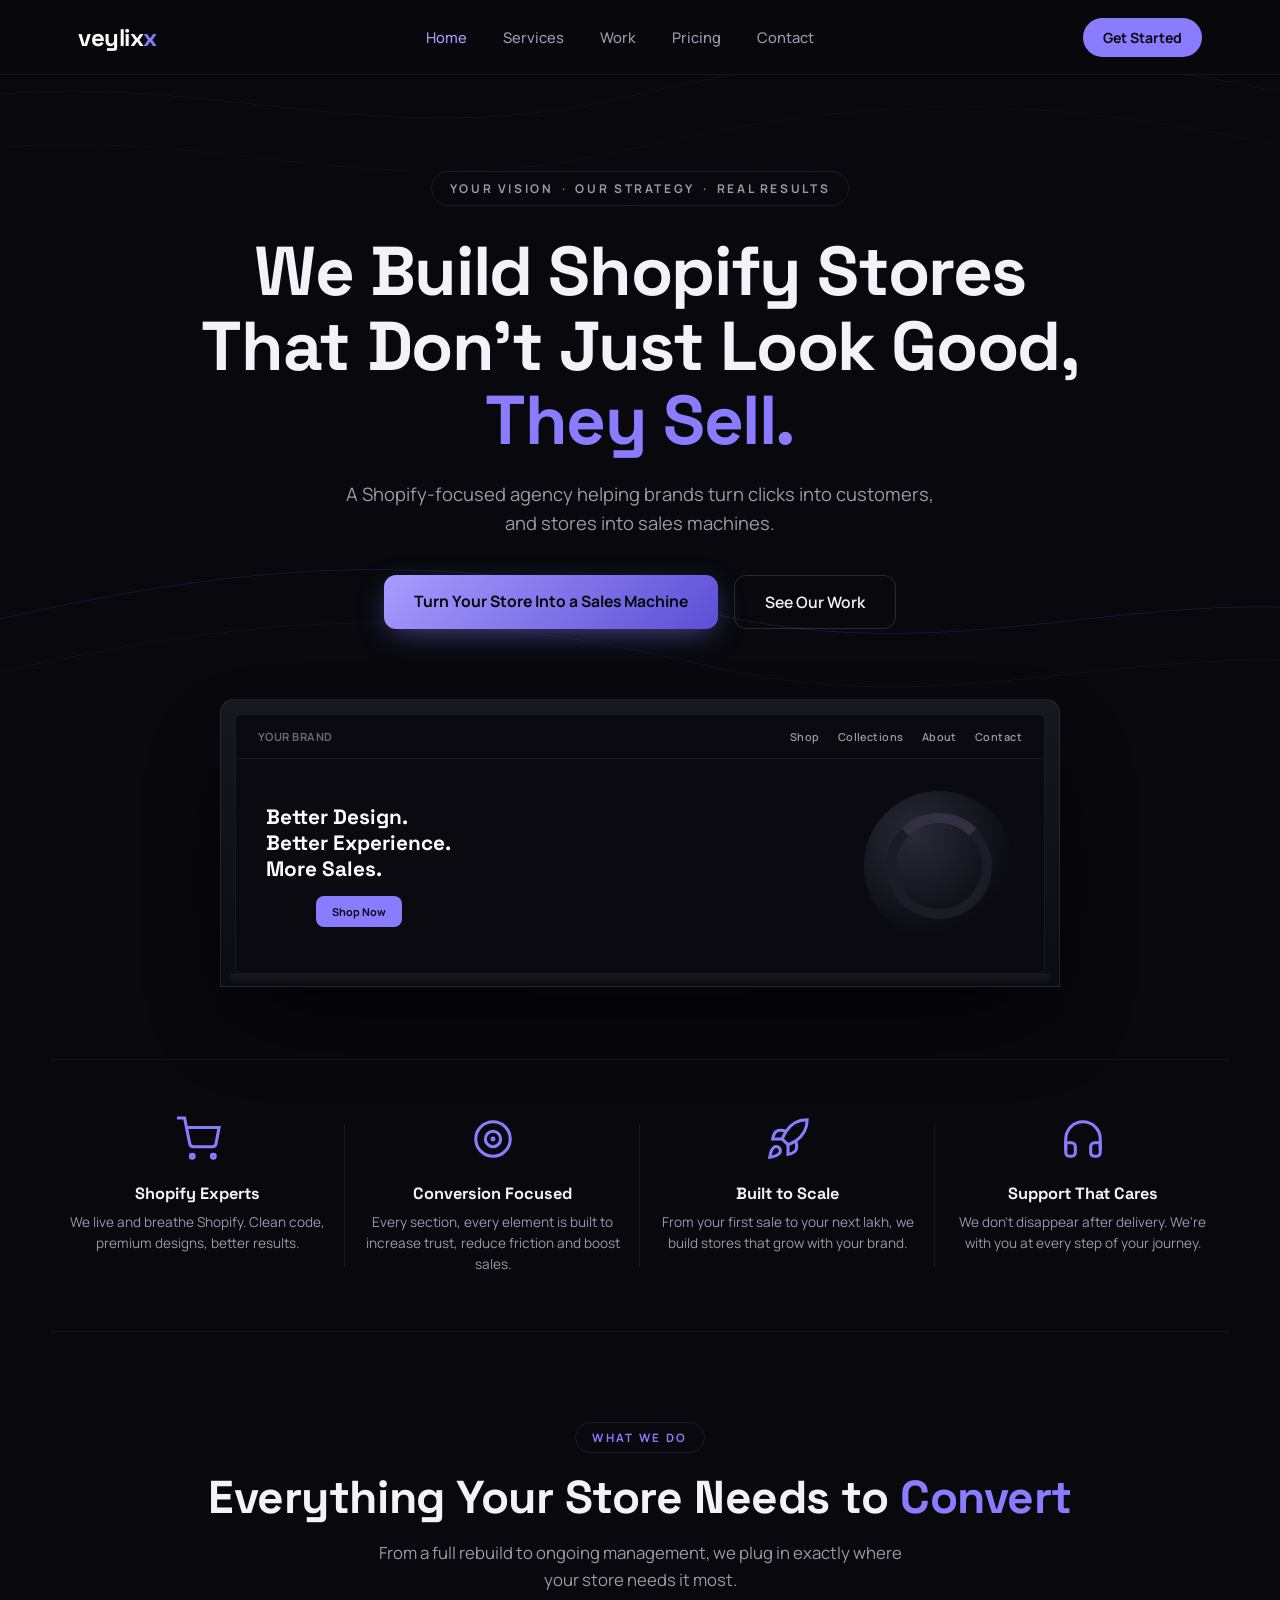
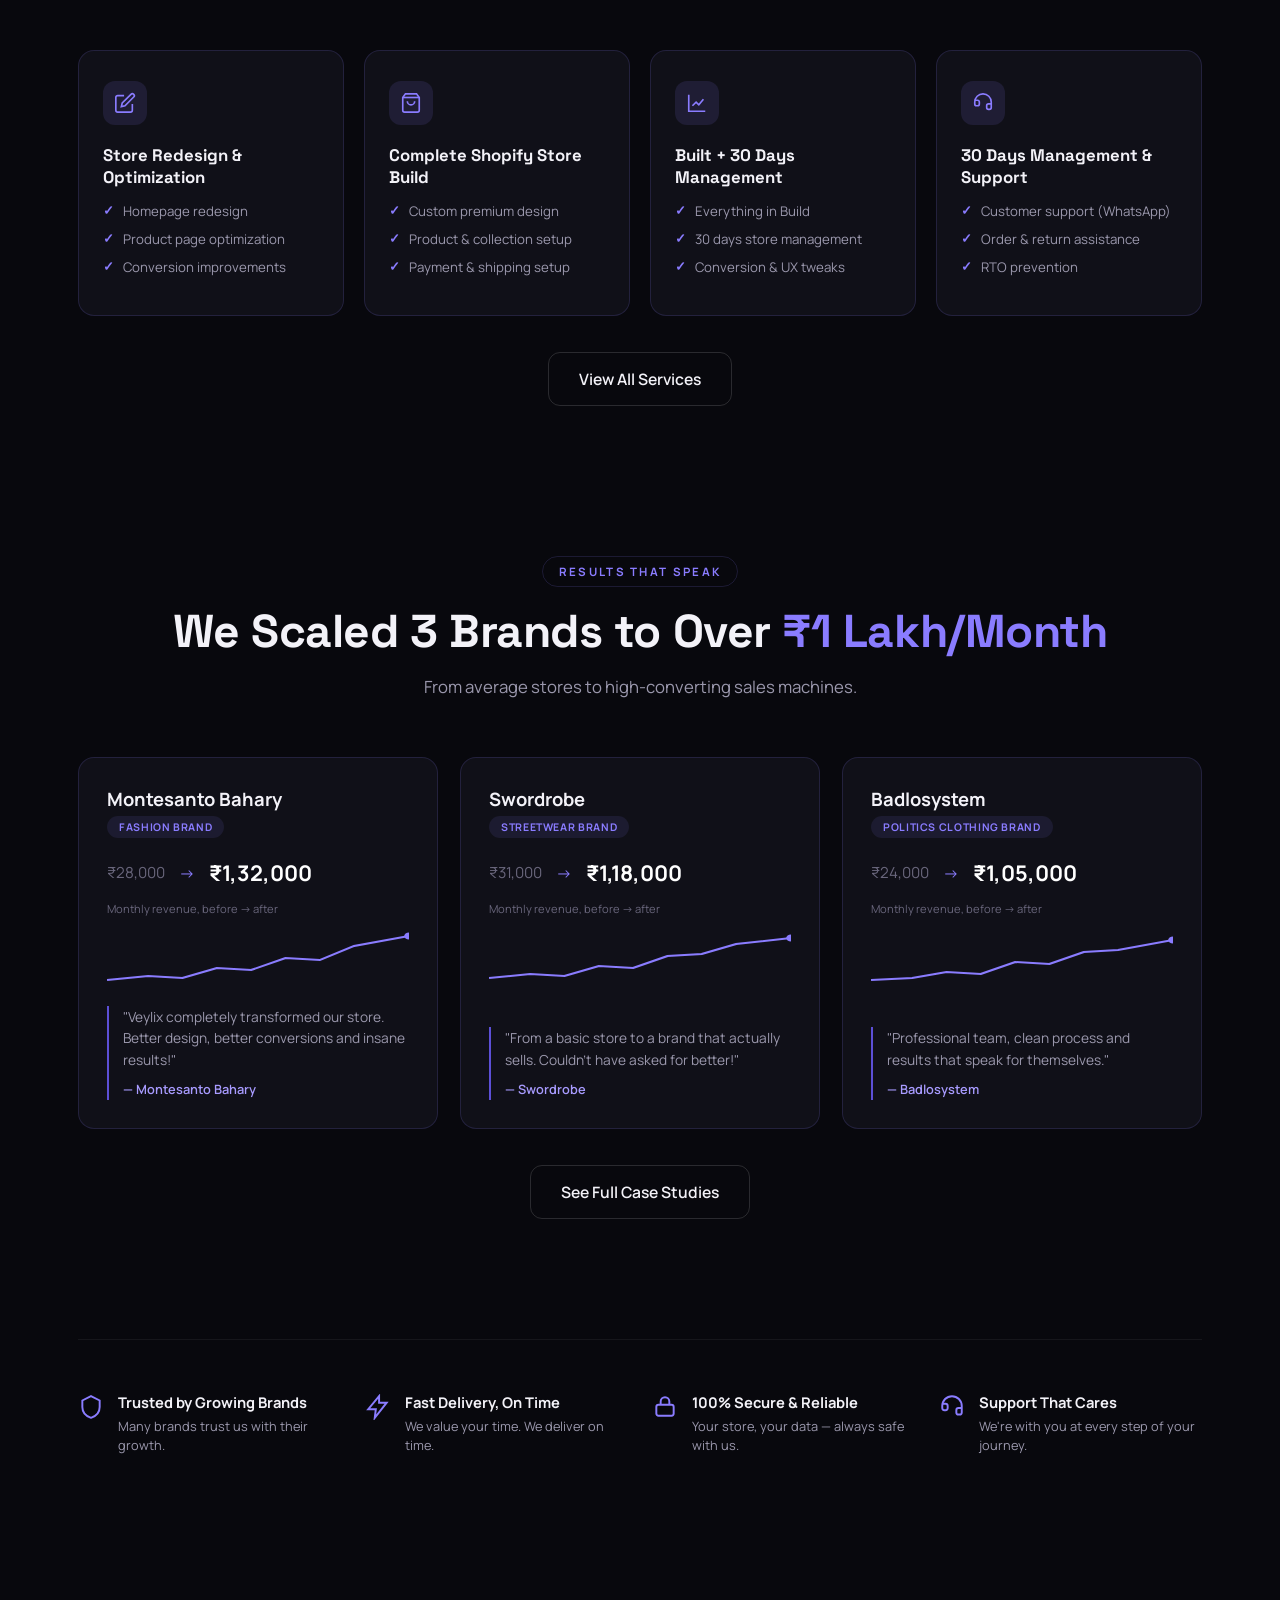
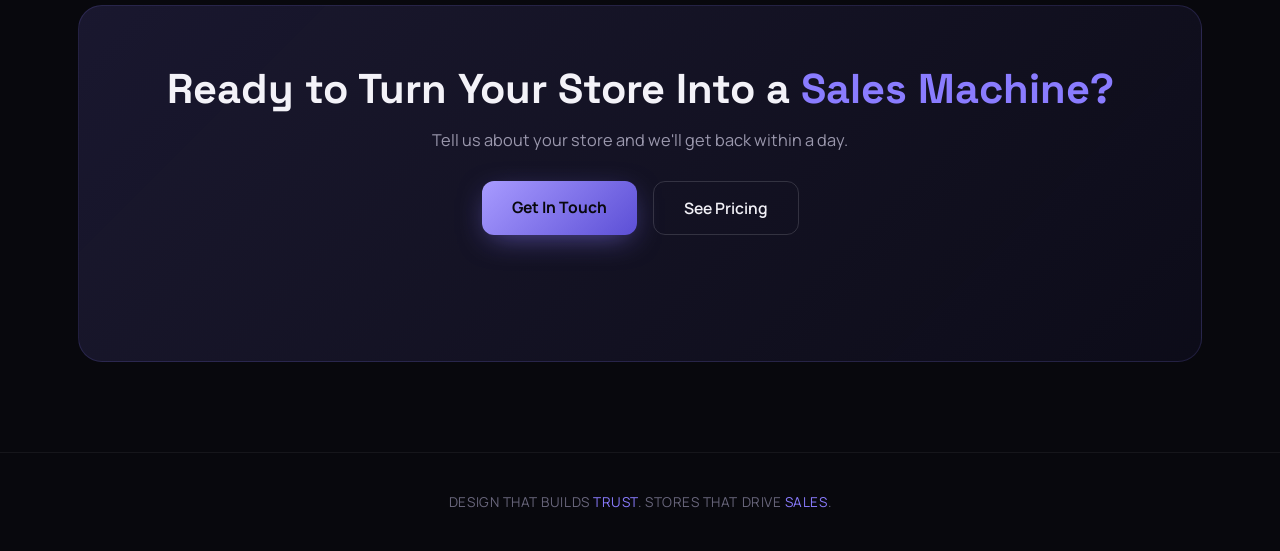
<file: index.html>
<!DOCTYPE html> 
<html lang="en">
<head>
<meta charset="UTF-8">
<meta name="viewport" content="width=device-width, initial-scale=1.0">
<title>Veylix — Shopify Stores That Sell</title>
<link rel="preconnect" href="https://fonts.googleapis.com">
<link href="https://fonts.googleapis.com/css2?family=Manrope:wght@400;500;600;700;800&family=Space+Grotesk:wght@500;600;700&display=swap" rel="stylesheet">
<link rel="stylesheet" href="style.css">
</head>
<body>

<svg class="bg-waves" viewBox="0 0 1440 900" preserveAspectRatio="xMidYMid slice">
  <g opacity="0.35" stroke="#8a7cff" fill="none" stroke-width="1">
    <path d="M-100,120 C 200,60 400,180 700,110 S 1200,40 1600,140" opacity="0.5"/>
    <path d="M-100,180 C 200,120 400,240 700,170 S 1200,100 1600,200" opacity="0.35"/>
    <path d="M-100,240 C 200,180 400,300 700,230 S 1200,160 1600,260" opacity="0.2"/>
  </g>
  <g opacity="0.3" stroke="#8a7cff" fill="none" stroke-width="1">
    <path d="M1600,700 C 1300,640 1100,760 800,690 S 300,620 -100,720"/>
    <path d="M1600,760 C 1300,700 1100,820 800,750 S 300,680 -100,780" opacity="0.6"/>
  </g>
</svg>

<header>
  <nav class="wrap">
    <a href="index.html" class="logo">veylix<span>x</span></a>
    <div class="nav-links">
      <a href="index.html" class="active">Home</a>
      <a href="services.html">Services</a>
      <a href="work.html">Work</a>
      <a href="pricing.html">Pricing</a>
      <a href="contact.html">Contact</a>
    </div>
    <a href="contact.html" class="nav-cta">Get Started</a>
    <button class="burger" aria-label="Menu">☰</button>
  </nav>
  <div class="mobile-menu">
    <a href="index.html" class="active">Home</a>
    <a href="services.html">Services</a>
    <a href="work.html">Work</a>
    <a href="pricing.html">Pricing</a>
    <a href="contact.html">Contact</a>
    <a href="contact.html" class="nav-cta">Get Started</a>
  </div>
</header>

<section class="hero wrap">
  <div class="eyebrow">Your Vision <b>·</b> Our Strategy <b>·</b> Real Results</div>
  <h1>We Build Shopify Stores That Don't Just Look Good, <span class="accent">They Sell.</span></h1>
  <p class="sub">A Shopify-focused agency helping brands turn clicks into customers, and stores into sales machines.</p>
  <div class="cta-row">
    <a href="contact.html" class="btn-primary">Turn Your Store Into a Sales Machine</a>
    <a href="work.html" class="btn-ghost">See Our Work</a>
  </div>

  <div class="mockup">
    <div class="mockup-laptop">
      <div class="mockup-screen">
        <div class="mockup-topbar">
          <span>YOUR BRAND</span>
          <div class="mockup-nav"><span>Shop</span><span>Collections</span><span>About</span><span>Contact</span></div>
        </div>
        <div class="mockup-hero">
          <div class="txt">
            <h4>Better Design.<br>Better Experience.<br>More Sales.</h4>
            <span class="mockup-shop-btn">Shop Now</span>
          </div>
          <div class="headphone-art"></div>
        </div>
      </div>
      <div class="mockup-base"></div>
    </div>
    <div class="mockup-stand"></div>
  </div>
</section>

<section class="features wrap">
  <div class="feature-item">
    <svg class="feature-icon" viewBox="0 0 24 24" fill="none" stroke="currentColor" stroke-width="1.6"><circle cx="9" cy="21" r="1"/><circle cx="20" cy="21" r="1"/><path d="M1 1h4l2.68 13.39a2 2 0 0 0 2 1.61h9.72a2 2 0 0 0 2-1.61L23 6H6"/></svg>
    <h4>Shopify Experts</h4>
    <p>We live and breathe Shopify. Clean code, premium designs, better results.</p>
  </div>
  <div class="feature-item">
    <svg class="feature-icon" viewBox="0 0 24 24" fill="none" stroke="currentColor" stroke-width="1.6"><circle cx="12" cy="12" r="9"/><circle cx="12" cy="12" r="4"/><circle cx="12" cy="12" r="0.5" fill="currentColor"/></svg>
    <h4>Conversion Focused</h4>
    <p>Every section, every element is built to increase trust, reduce friction and boost sales.</p>
  </div>
  <div class="feature-item">
    <svg class="feature-icon" viewBox="0 0 24 24" fill="none" stroke="currentColor" stroke-width="1.6"><path d="M4.5 16.5c-1.5 1.26-2 5-2 5s3.74-.5 5-2c.71-.84.7-2.13-.09-2.91a2.18 2.18 0 0 0-2.91-.09z"/><path d="M12 15l-3-3a22 22 0 0 1 2-3.95A12.88 12.88 0 0 1 22 2c0 2.72-.78 7.5-6 11a22.35 22.35 0 0 1-4 2z"/><path d="M9 12H4s.55-3.03 2-4c1.62-1.08 5 0 5 0"/><path d="M12 15v5s3.03-.55 4-2c1.08-1.62 0-5 0-5"/></svg>
    <h4>Built to Scale</h4>
    <p>From your first sale to your next lakh, we build stores that grow with your brand.</p>
  </div>
  <div class="feature-item">
    <svg class="feature-icon" viewBox="0 0 24 24" fill="none" stroke="currentColor" stroke-width="1.6"><path d="M3 18v-6a9 9 0 0 1 18 0v6"/><path d="M21 19a2 2 0 0 1-2 2h-1a2 2 0 0 1-2-2v-3a2 2 0 0 1 2-2h3zM3 19a2 2 0 0 0 2 2h1a2 2 0 0 0 2-2v-3a2 2 0 0 0-2-2H3z"/></svg>
    <h4>Support That Cares</h4>
    <p>We don't disappear after delivery. We're with you at every step of your journey.</p>
  </div>
</section>

<section class="section">
  <div class="wrap">
    <div class="section-head">
      <div class="section-tag">What We Do</div>
      <h2>Everything Your Store Needs to <span class="accent">Convert</span></h2>
      <p>From a full rebuild to ongoing management, we plug in exactly where your store needs it most.</p>
    </div>
    <div class="services-grid">
      <div class="service-card">
        <div class="service-icon"><svg width="22" height="22" viewBox="0 0 24 24" fill="none" stroke="currentColor" stroke-width="1.8"><path d="M11 4H4a2 2 0 0 0-2 2v14a2 2 0 0 0 2 2h14a2 2 0 0 0 2-2v-7"/><path d="M18.5 2.5a2.12 2.12 0 0 1 3 3L12 15l-4 1 1-4z"/></svg></div>
        <h4>Store Redesign &amp; Optimization</h4>
        <ul><li>Homepage redesign</li><li>Product page optimization</li><li>Conversion improvements</li></ul>
      </div>
      <div class="service-card">
        <div class="service-icon"><svg width="22" height="22" viewBox="0 0 24 24" fill="none" stroke="currentColor" stroke-width="1.8"><path d="M6 2 3 6v14a2 2 0 0 0 2 2h14a2 2 0 0 0 2-2V6l-3-4z"/><path d="M3 6h18"/><path d="M16 10a4 4 0 0 1-8 0"/></svg></div>
        <h4>Complete Shopify Store Build</h4>
        <ul><li>Custom premium design</li><li>Product &amp; collection setup</li><li>Payment &amp; shipping setup</li></ul>
      </div>
      <div class="service-card">
        <div class="service-icon"><svg width="22" height="22" viewBox="0 0 24 24" fill="none" stroke="currentColor" stroke-width="1.8"><path d="M3 3v18h18"/><path d="M7 15l4-4 3 3 5-6"/></svg></div>
        <h4>Built + 30 Days Management</h4>
        <ul><li>Everything in Build</li><li>30 days store management</li><li>Conversion &amp; UX tweaks</li></ul>
      </div>
      <div class="service-card">
        <div class="service-icon"><svg width="22" height="22" viewBox="0 0 24 24" fill="none" stroke="currentColor" stroke-width="1.8"><path d="M3 11a9 9 0 0 1 18 0v6a2 2 0 0 1-2 2h-1a2 2 0 0 1-2-2v-2a2 2 0 0 1 2-2h3"/><path d="M3 11v2a2 2 0 0 0 2 2h1a2 2 0 0 0 2-2v-2a2 2 0 0 0-2-2H3"/></svg></div>
        <h4>30 Days Management &amp; Support</h4>
        <ul><li>Customer support (WhatsApp)</li><li>Order &amp; return assistance</li><li>RTO prevention</li></ul>
      </div>
    </div>
    <div style="text-align:center; margin-top:36px;">
      <a href="services.html" class="btn-ghost">View All Services</a>
    </div>
  </div>
</section>

<section class="section tight">
  <div class="wrap">
    <div class="section-head">
      <div class="section-tag">Results That Speak</div>
      <h2>We Scaled 3 Brands to Over <span class="accent">₹1 Lakh/Month</span></h2>
      <p>From average stores to high-converting sales machines.</p>
    </div>
    <div class="results-grid">
      <div class="result-card">
        <div class="result-brand">Montesanto Bahary</div>
        <div class="result-tag">Fashion Brand</div>
        <div class="result-nums"><span class="from">₹28,000</span><span class="arrow">→</span><span class="to">₹1,32,000</span></div>
        <div class="result-sub">Monthly revenue, before → after</div>
        <svg class="sparkline" viewBox="0 0 220 56" preserveAspectRatio="none">
          <polyline points="0,48 30,44 55,46 80,36 105,38 130,26 155,28 180,14 220,4" fill="none" stroke="#8a7cff" stroke-width="2"/>
          <circle cx="220" cy="4" r="3.5" fill="#8a7cff"/>
        </svg>
        <div class="result-quote">"Veylix completely transformed our store. Better design, better conversions and insane results!"<cite>— Montesanto Bahary</cite></div>
      </div>
      <div class="result-card">
        <div class="result-brand">Swordrobe</div>
        <div class="result-tag">Streetwear Brand</div>
        <div class="result-nums"><span class="from">₹31,000</span><span class="arrow">→</span><span class="to">₹1,18,000</span></div>
        <div class="result-sub">Monthly revenue, before → after</div>
        <svg class="sparkline" viewBox="0 0 220 56" preserveAspectRatio="none">
          <polyline points="0,46 30,42 55,44 80,34 105,36 130,24 155,22 180,12 220,6" fill="none" stroke="#8a7cff" stroke-width="2"/>
          <circle cx="220" cy="6" r="3.5" fill="#8a7cff"/>
        </svg>
        <div class="result-quote">"From a basic store to a brand that actually sells. Couldn't have asked for better!"<cite>— Swordrobe</cite></div>
      </div>
      <div class="result-card">
        <div class="result-brand">Badlosystem</div>
        <div class="result-tag">Politics Clothing Brand</div>
        <div class="result-nums"><span class="from">₹24,000</span><span class="arrow">→</span><span class="to">₹1,05,000</span></div>
        <div class="result-sub">Monthly revenue, before → after</div>
        <svg class="sparkline" viewBox="0 0 220 56" preserveAspectRatio="none">
          <polyline points="0,48 30,46 55,40 80,42 105,30 130,32 155,20 180,18 220,8" fill="none" stroke="#8a7cff" stroke-width="2"/>
          <circle cx="220" cy="8" r="3.5" fill="#8a7cff"/>
        </svg>
        <div class="result-quote">"Professional team, clean process and results that speak for themselves."<cite>— Badlosystem</cite></div>
      </div>
    </div>
    <div style="text-align:center; margin-top:36px;">
      <a href="work.html" class="btn-ghost">See Full Case Studies</a>
    </div>
  </div>
</section>

<section class="section tight">
  <div class="wrap">
    <div class="trust">
      <div class="trust-item">
        <svg width="26" height="26" viewBox="0 0 24 24" fill="none" stroke="currentColor" stroke-width="1.8"><path d="M12 2l8 4v6c0 5-3.5 8.5-8 10-4.5-1.5-8-5-8-10V6z"/></svg>
        <div><h5>Trusted by Growing Brands</h5><p>Many brands trust us with their growth.</p></div>
      </div>
      <div class="trust-item">
        <svg width="26" height="26" viewBox="0 0 24 24" fill="none" stroke="currentColor" stroke-width="1.8"><path d="M13 2 3 14h7l-1 8 11-14h-7z"/></svg>
        <div><h5>Fast Delivery, On Time</h5><p>We value your time. We deliver on time.</p></div>
      </div>
      <div class="trust-item">
        <svg width="26" height="26" viewBox="0 0 24 24" fill="none" stroke="currentColor" stroke-width="1.8"><rect x="4" y="10" width="16" height="10" rx="2"/><path d="M8 10V7a4 4 0 0 1 8 0v3"/></svg>
        <div><h5>100% Secure &amp; Reliable</h5><p>Your store, your data — always safe with us.</p></div>
      </div>
      <div class="trust-item">
        <svg width="26" height="26" viewBox="0 0 24 24" fill="none" stroke="currentColor" stroke-width="1.8"><path d="M3 11a9 9 0 0 1 18 0v6a2 2 0 0 1-2 2h-1a2 2 0 0 1-2-2v-2a2 2 0 0 1 2-2h3"/><path d="M3 11v2a2 2 0 0 0 2 2h1a2 2 0 0 0 2-2v-2a2 2 0 0 0-2-2H3"/></svg>
        <div><h5>Support That Cares</h5><p>We're with you at every step of your journey.</p></div>
      </div>
    </div>
  </div>
</section>

<section class="section">
  <div class="wrap">
    <div class="final-cta">
      <h2>Ready to Turn Your Store Into a <span class="accent">Sales Machine?</span></h2>
      <p>Tell us about your store and we'll get back within a day.</p>
      <div class="cta-row">
        <a href="contact.html" class="btn-primary">Get In Touch</a>
        <a href="pricing.html" class="btn-ghost">See Pricing</a>
      </div>
    </div>
  </div>
</section>

<footer>
  <div class="wrap">
    <p>DESIGN THAT BUILDS <span class="accent">TRUST</span>. STORES THAT DRIVE <span class="accent">SALES</span>.</p>
  </div>
</footer>

<script src="script.js"></script>
</body>
</html>
</file>
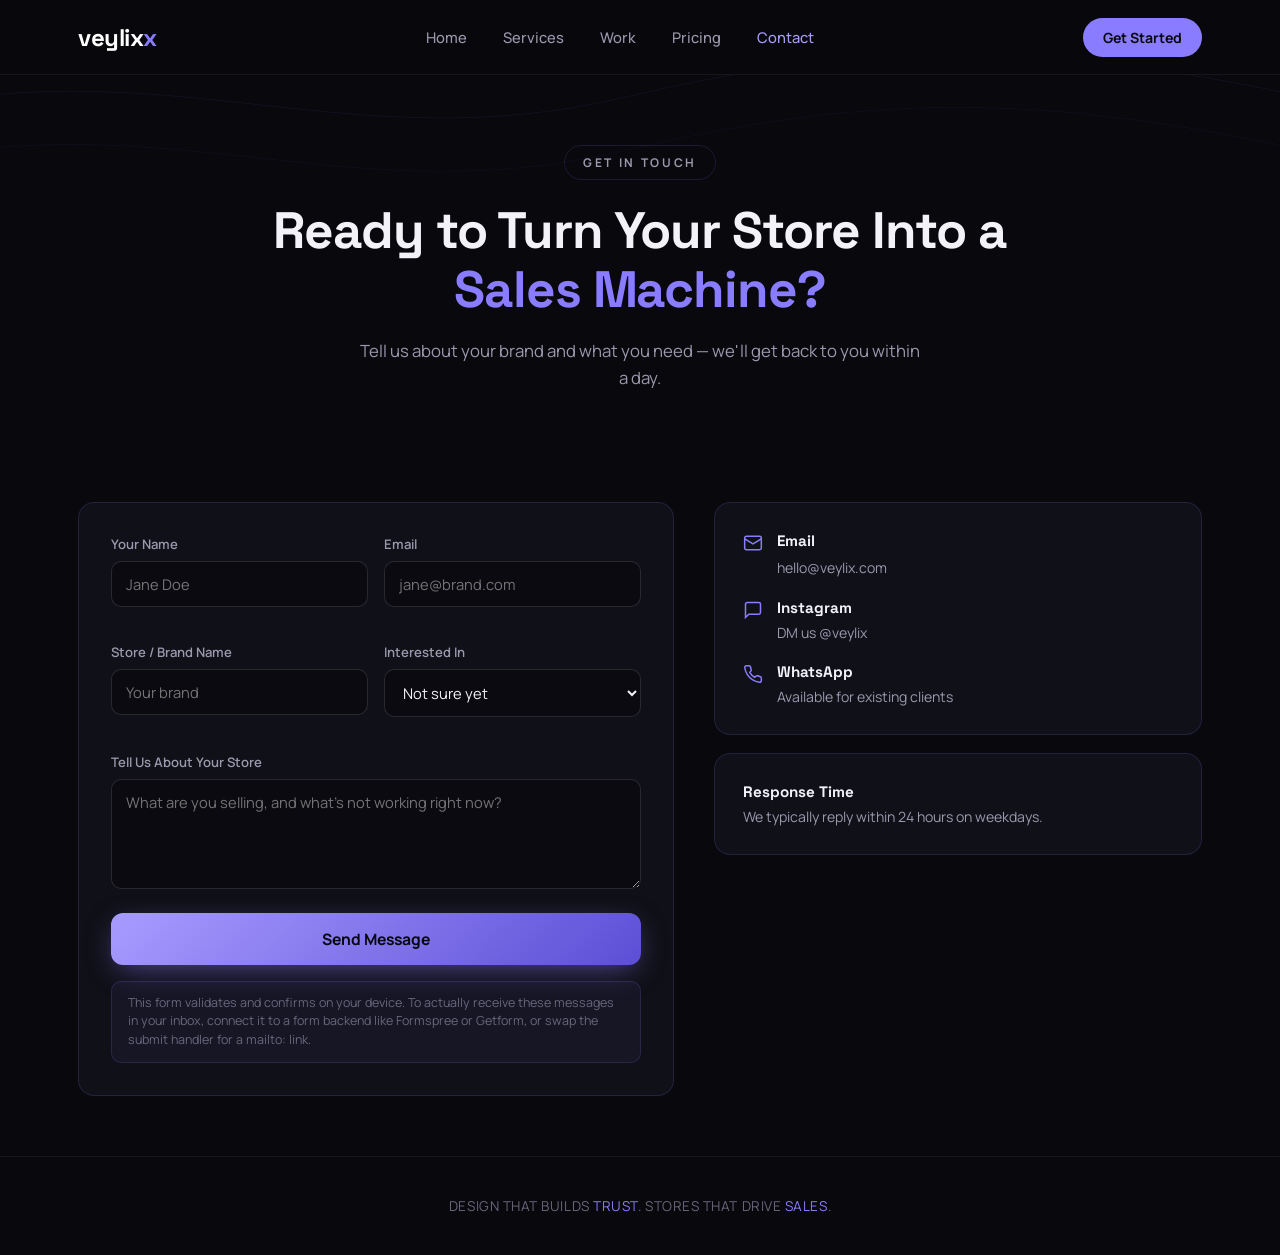
<file: contact.html>
<!DOCTYPE html>
<html lang="en">
<head>
<meta charset="UTF-8">
<meta name="viewport" content="width=device-width, initial-scale=1.0">
<title>Contact — Veylix</title>
<link rel="preconnect" href="https://fonts.googleapis.com">
<link href="https://fonts.googleapis.com/css2?family=Manrope:wght@400;500;600;700;800&family=Space+Grotesk:wght@500;600;700&display=swap" rel="stylesheet">
<link rel="stylesheet" href="style.css">
</head>
<body>

<svg class="bg-waves" viewBox="0 0 1440 900" preserveAspectRatio="xMidYMid slice">
  <g opacity="0.35" stroke="#8a7cff" fill="none" stroke-width="1">
    <path d="M-100,120 C 200,60 400,180 700,110 S 1200,40 1600,140" opacity="0.5"/>
    <path d="M-100,180 C 200,120 400,240 700,170 S 1200,100 1600,200" opacity="0.35"/>
  </g>
</svg>

<header>
  <nav class="wrap">
    <a href="index.html" class="logo">veylix<span>x</span></a>
    <div class="nav-links">
      <a href="index.html">Home</a>
      <a href="services.html">Services</a>
      <a href="work.html">Work</a>
      <a href="pricing.html">Pricing</a>
      <a href="contact.html" class="active">Contact</a>
    </div>
    <a href="contact.html" class="nav-cta">Get Started</a>
    <button class="burger" aria-label="Menu">☰</button>
  </nav>
  <div class="mobile-menu">
    <a href="index.html">Home</a>
    <a href="services.html">Services</a>
    <a href="work.html">Work</a>
    <a href="pricing.html">Pricing</a>
    <a href="contact.html" class="active">Contact</a>
    <a href="contact.html" class="nav-cta">Get Started</a>
  </div>
</header>

<section class="page-hero wrap">
  <div class="eyebrow">Get In Touch</div>
  <h1>Ready to Turn Your Store Into a <span class="accent">Sales Machine?</span></h1>
  <p>Tell us about your brand and what you need — we'll get back to you within a day.</p>
</section>

<section class="section tight">
  <div class="wrap">
    <div class="contact-grid">

      <div class="contact-form">
        <form id="contact-form" novalidate>
          <div class="form-row">
            <div class="field">
              <label for="name">Your Name</label>
              <input type="text" id="name" name="name" placeholder="Jane Doe">
              <span class="err-msg">Please enter your name.</span>
            </div>
            <div class="field">
              <label for="email">Email</label>
              <input type="email" id="email" name="email" placeholder="jane@brand.com">
              <span class="err-msg">Please enter a valid email.</span>
            </div>
          </div>
          <div class="form-row">
            <div class="field">
              <label for="store">Store / Brand Name</label>
              <input type="text" id="store" name="store" placeholder="Your brand">
            </div>
            <div class="field">
              <label for="plan">Interested In</label>
              <select id="plan" name="plan">
                <option value="">Not sure yet</option>
                <option value="Veylix Optimize — ₹2,799">Veylix Optimize — ₹2,799</option>
                <option value="Veylix Build — ₹4,299">Veylix Build — ₹4,299</option>
                <option value="Veylix Launch — ₹5,899">Veylix Launch — ₹5,899</option>
                <option value="Veylix Growth — ₹8,499">Veylix Growth — ₹8,499</option>
              </select>
            </div>
          </div>
          <div class="field">
            <label for="message">Tell Us About Your Store</label>
            <textarea id="message" name="message" placeholder="What are you selling, and what's not working right now?"></textarea>
            <span class="err-msg">Please add a short message.</span>
          </div>
          <button type="submit" class="btn-primary">Send Message</button>
        </form>

        <div id="form-success" class="form-success">
          <svg width="48" height="48" viewBox="0 0 24 24" fill="none" stroke="currentColor" stroke-width="1.8"><circle cx="12" cy="12" r="10"/><path d="M8 12l3 3 5-6"/></svg>
          <h3>Message Sent</h3>
          <p>Thanks — we'll get back to you within a day.</p>
        </div>

        <div class="note-banner">
          This form validates and confirms on your device. To actually receive these messages in your inbox, connect it to a form backend like Formspree or Getform, or swap the submit handler for a mailto: link.
        </div>
      </div>

      <div>
        <div class="contact-info-card">
          <div class="contact-info-row">
            <svg width="20" height="20" viewBox="0 0 24 24" fill="none" stroke="currentColor" stroke-width="1.8"><rect x="2" y="4" width="20" height="16" rx="2"/><path d="m22 7-10 6L2 7"/></svg>
            <div><h4>Email</h4><a href="mailto:hello@veylix.com">hello@veylix.com</a></div>
          </div>
          <div class="contact-info-row">
            <svg width="20" height="20" viewBox="0 0 24 24" fill="none" stroke="currentColor" stroke-width="1.8"><path d="M21 15a2 2 0 0 1-2 2H7l-4 4V5a2 2 0 0 1 2-2h14a2 2 0 0 1 2 2z"/></svg>
            <div><h4>Instagram</h4><p>DM us @veylix</p></div>
          </div>
          <div class="contact-info-row">
            <svg width="20" height="20" viewBox="0 0 24 24" fill="none" stroke="currentColor" stroke-width="1.8"><path d="M22 16.92v3a2 2 0 0 1-2.18 2 19.79 19.79 0 0 1-8.63-3.07 19.5 19.5 0 0 1-6-6 19.79 19.79 0 0 1-3.07-8.67A2 2 0 0 1 4.11 2h3a2 2 0 0 1 2 1.72c.127.96.361 1.903.7 2.81a2 2 0 0 1-.45 2.11L8.09 9.91a16 16 0 0 0 6 6l1.27-1.27a2 2 0 0 1 2.11-.45c.907.339 1.85.573 2.81.7A2 2 0 0 1 22 16.92z"/></svg>
            <div><h4>WhatsApp</h4><p>Available for existing clients</p></div>
          </div>
        </div>
        <div class="contact-info-card">
          <h4>Response Time</h4>
          <p>We typically reply within 24 hours on weekdays.</p>
        </div>
      </div>

    </div>
  </div>
</section>

<footer>
  <div class="wrap">
    <p>DESIGN THAT BUILDS <span class="accent">TRUST</span>. STORES THAT DRIVE <span class="accent">SALES</span>.</p>
  </div>
</footer>

<script src="script.js"></script>
</body>
</html>
</file>
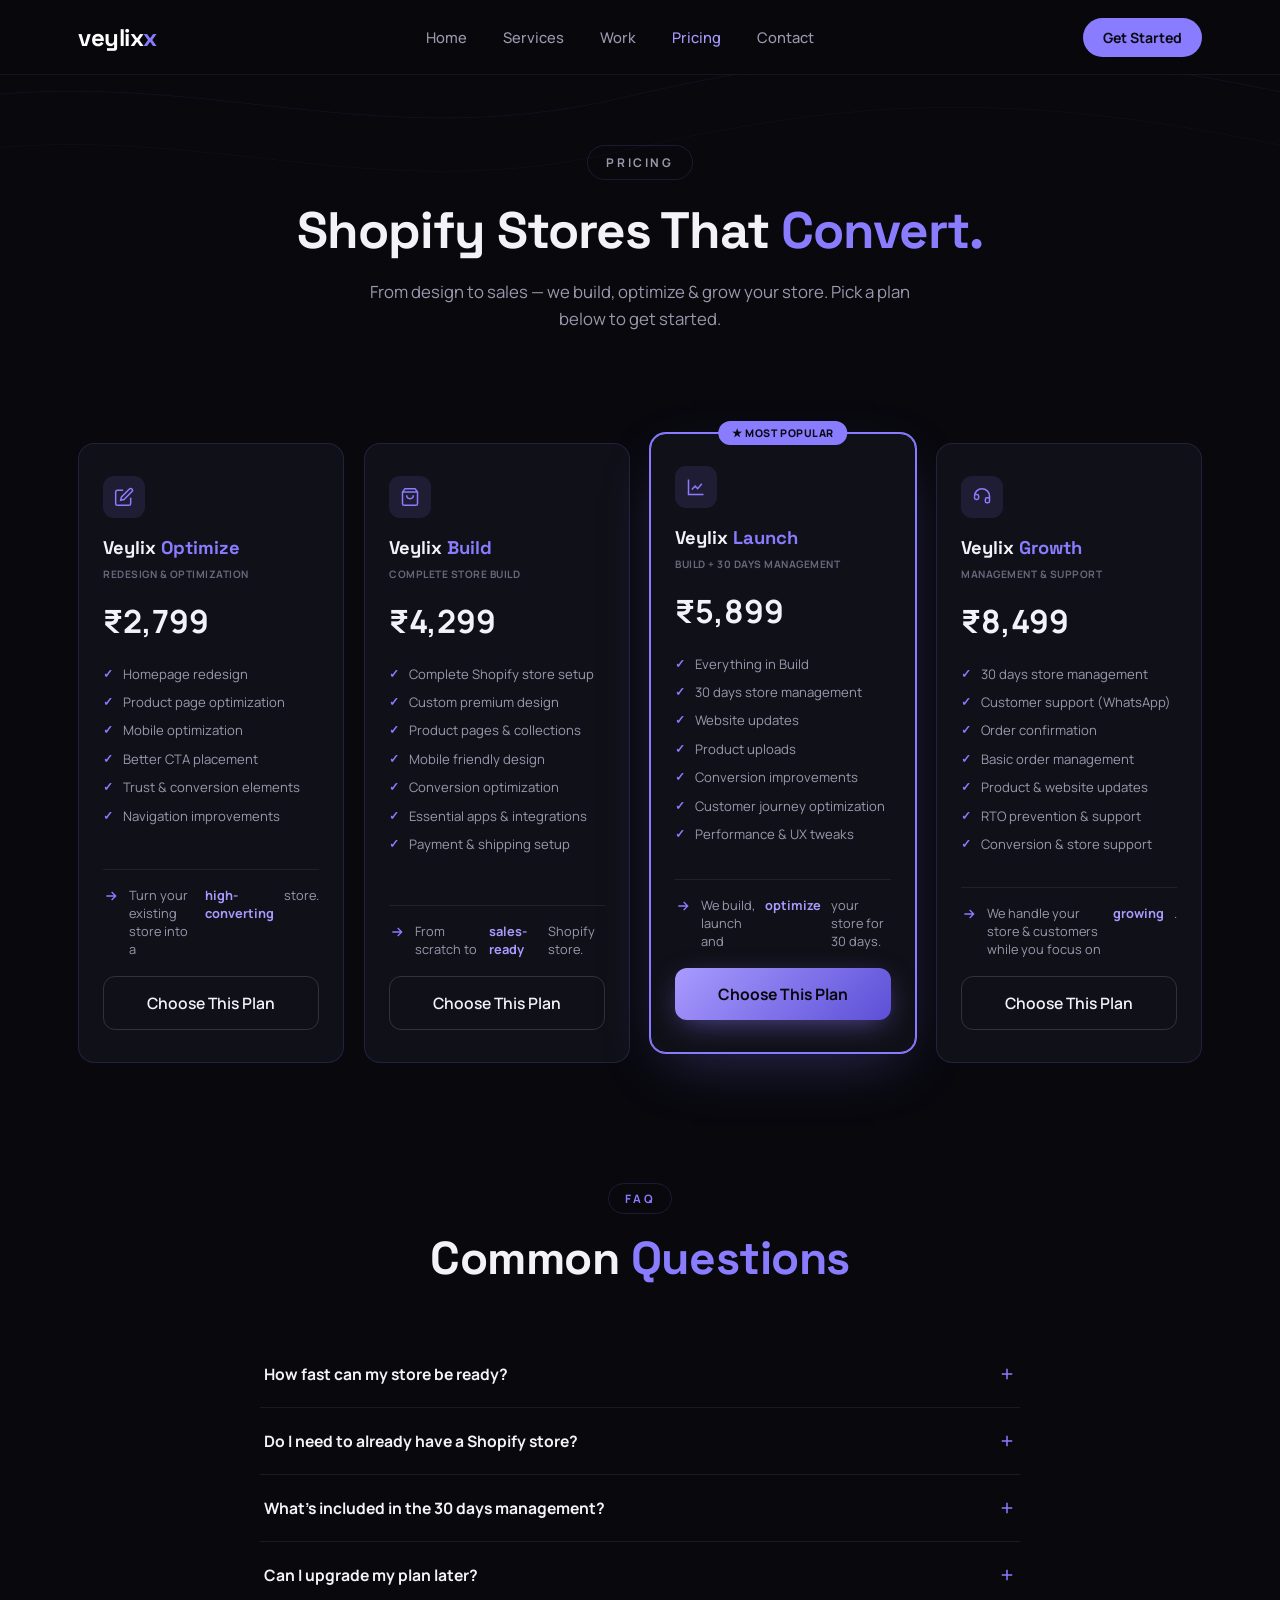
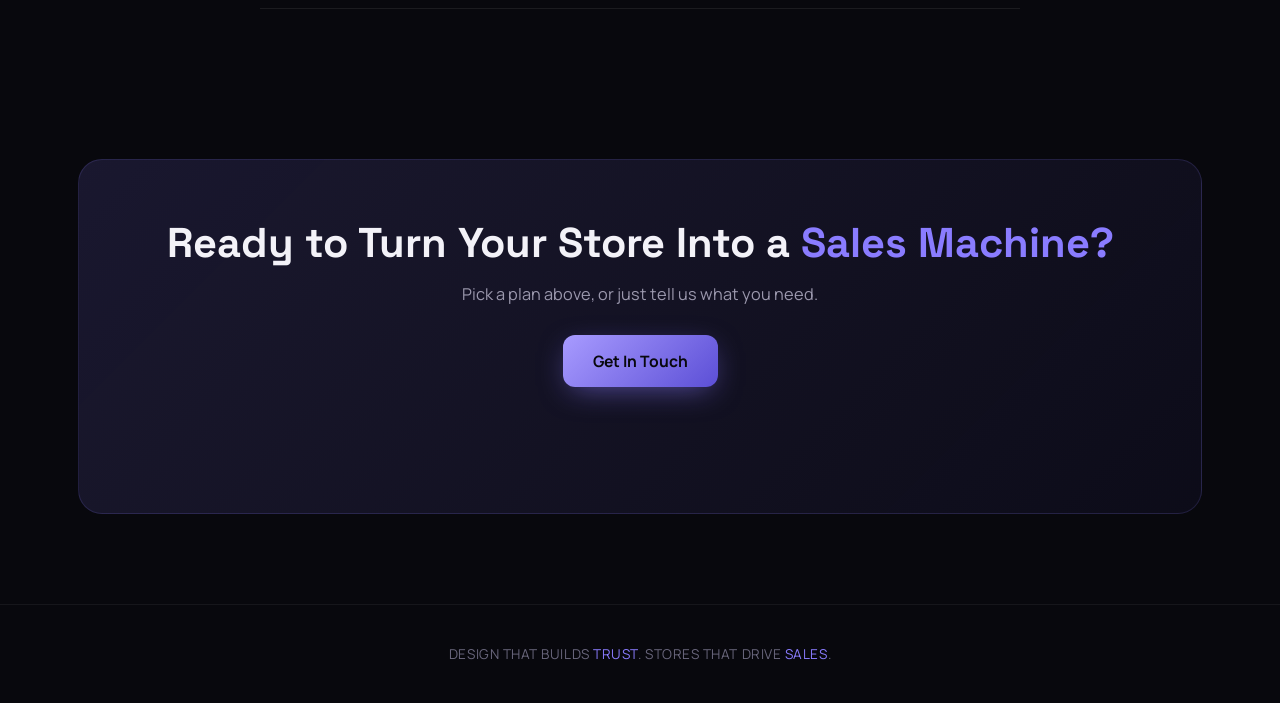
<file: pricing.html>
<!DOCTYPE html>
<html lang="en">
<head>
<meta charset="UTF-8">
<meta name="viewport" content="width=device-width, initial-scale=1.0">
<title>Pricing — Veylix</title>
<link rel="preconnect" href="https://fonts.googleapis.com">
<link href="https://fonts.googleapis.com/css2?family=Manrope:wght@400;500;600;700;800&family=Space+Grotesk:wght@500;600;700&display=swap" rel="stylesheet">
<link rel="stylesheet" href="style.css">
</head>
<body>

<svg class="bg-waves" viewBox="0 0 1440 900" preserveAspectRatio="xMidYMid slice">
  <g opacity="0.35" stroke="#8a7cff" fill="none" stroke-width="1">
    <path d="M-100,120 C 200,60 400,180 700,110 S 1200,40 1600,140" opacity="0.5"/>
    <path d="M-100,180 C 200,120 400,240 700,170 S 1200,100 1600,200" opacity="0.35"/>
  </g>
</svg>

<header>
  <nav class="wrap">
    <a href="index.html" class="logo">veylix<span>x</span></a>
    <div class="nav-links">
      <a href="index.html">Home</a>
      <a href="services.html">Services</a>
      <a href="work.html">Work</a>
      <a href="pricing.html" class="active">Pricing</a>
      <a href="contact.html">Contact</a>
    </div>
    <a href="contact.html" class="nav-cta">Get Started</a>
    <button class="burger" aria-label="Menu">☰</button>
  </nav>
  <div class="mobile-menu">
    <a href="index.html">Home</a>
    <a href="services.html">Services</a>
    <a href="work.html">Work</a>
    <a href="pricing.html" class="active">Pricing</a>
    <a href="contact.html">Contact</a>
    <a href="contact.html" class="nav-cta">Get Started</a>
  </div>
</header>

<section class="page-hero wrap">
  <div class="eyebrow">Pricing</div>
  <h1>Shopify Stores That <span class="accent">Convert.</span></h1>
  <p>From design to sales — we build, optimize &amp; grow your store. Pick a plan below to get started.</p>
</section>

<section class="section tight">
  <div class="wrap">
    <div class="pricing-grid">

      <div class="price-card">
        <div class="price-icon"><svg width="20" height="20" viewBox="0 0 24 24" fill="none" stroke="currentColor" stroke-width="1.8"><path d="M11 4H4a2 2 0 0 0-2 2v14a2 2 0 0 0 2 2h14a2 2 0 0 0 2-2v-7"/><path d="M18.5 2.5a2.12 2.12 0 0 1 3 3L12 15l-4 1 1-4z"/></svg></div>
        <h4>Veylix <span>Optimize</span></h4>
        <div class="price-badge">Redesign &amp; Optimization</div>
        <div class="price-amount">₹2,799</div>
        <ul>
          <li>Homepage redesign</li>
          <li>Product page optimization</li>
          <li>Mobile optimization</li>
          <li>Better CTA placement</li>
          <li>Trust &amp; conversion elements</li>
          <li>Navigation improvements</li>
        </ul>
        <div class="price-foot"><svg width="16" height="16" viewBox="0 0 24 24" fill="none" stroke="currentColor" stroke-width="2"><path d="M5 12h14M13 6l6 6-6 6"/></svg>Turn your existing store into a <b>high-converting</b> store.</div>
        <button class="btn-ghost choose-btn" data-plan="Veylix Optimize — ₹2,799">Choose This Plan</button>
      </div>

      <div class="price-card">
        <div class="price-icon"><svg width="20" height="20" viewBox="0 0 24 24" fill="none" stroke="currentColor" stroke-width="1.8"><path d="M6 2 3 6v14a2 2 0 0 0 2 2h14a2 2 0 0 0 2-2V6l-3-4z"/><path d="M3 6h18"/><path d="M16 10a4 4 0 0 1-8 0"/></svg></div>
        <h4>Veylix <span>Build</span></h4>
        <div class="price-badge">Complete Store Build</div>
        <div class="price-amount">₹4,299</div>
        <ul>
          <li>Complete Shopify store setup</li>
          <li>Custom premium design</li>
          <li>Product pages &amp; collections</li>
          <li>Mobile friendly design</li>
          <li>Conversion optimization</li>
          <li>Essential apps &amp; integrations</li>
          <li>Payment &amp; shipping setup</li>
        </ul>
        <div class="price-foot"><svg width="16" height="16" viewBox="0 0 24 24" fill="none" stroke="currentColor" stroke-width="2"><path d="M5 12h14M13 6l6 6-6 6"/></svg>From scratch to <b>sales-ready</b> Shopify store.</div>
        <button class="btn-ghost choose-btn" data-plan="Veylix Build — ₹4,299">Choose This Plan</button>
      </div>

      <div class="price-card popular">
        <div class="popular-badge">★ MOST POPULAR</div>
        <div class="price-icon"><svg width="20" height="20" viewBox="0 0 24 24" fill="none" stroke="currentColor" stroke-width="1.8"><path d="M3 3v18h18"/><path d="M7 15l4-4 3 3 5-6"/></svg></div>
        <h4>Veylix <span>Launch</span></h4>
        <div class="price-badge">Build + 30 Days Management</div>
        <div class="price-amount">₹5,899</div>
        <ul>
          <li>Everything in Build</li>
          <li>30 days store management</li>
          <li>Website updates</li>
          <li>Product uploads</li>
          <li>Conversion improvements</li>
          <li>Customer journey optimization</li>
          <li>Performance &amp; UX tweaks</li>
        </ul>
        <div class="price-foot"><svg width="16" height="16" viewBox="0 0 24 24" fill="none" stroke="currentColor" stroke-width="2"><path d="M5 12h14M13 6l6 6-6 6"/></svg>We build, launch and <b>optimize</b> your store for 30 days.</div>
        <button class="btn-primary choose-btn" data-plan="Veylix Launch — ₹5,899">Choose This Plan</button>
      </div>

      <div class="price-card">
        <div class="price-icon"><svg width="20" height="20" viewBox="0 0 24 24" fill="none" stroke="currentColor" stroke-width="1.8"><path d="M3 11a9 9 0 0 1 18 0v6a2 2 0 0 1-2 2h-1a2 2 0 0 1-2-2v-2a2 2 0 0 1 2-2h3"/><path d="M3 11v2a2 2 0 0 0 2 2h1a2 2 0 0 0 2-2v-2a2 2 0 0 0-2-2H3"/></svg></div>
        <h4>Veylix <span>Growth</span></h4>
        <div class="price-badge">Management &amp; Support</div>
        <div class="price-amount">₹8,499</div>
        <ul>
          <li>30 days store management</li>
          <li>Customer support (WhatsApp)</li>
          <li>Order confirmation</li>
          <li>Basic order management</li>
          <li>Product &amp; website updates</li>
          <li>RTO prevention &amp; support</li>
          <li>Conversion &amp; store support</li>
        </ul>
        <div class="price-foot"><svg width="16" height="16" viewBox="0 0 24 24" fill="none" stroke="currentColor" stroke-width="2"><path d="M5 12h14M13 6l6 6-6 6"/></svg>We handle your store &amp; customers while you focus on <b>growing</b>.</div>
        <button class="btn-ghost choose-btn" data-plan="Veylix Growth — ₹8,499">Choose This Plan</button>
      </div>

    </div>
  </div>
</section>

<section class="section tight">
  <div class="wrap">
    <div class="section-head">
      <div class="section-tag">FAQ</div>
      <h2>Common <span class="accent">Questions</span></h2>
    </div>
    <div class="faq">
      <div class="faq-item">
        <div class="faq-q"><span>How fast can my store be ready?</span><svg width="18" height="18" viewBox="0 0 24 24" fill="none" stroke="currentColor" stroke-width="2"><path d="M12 5v14M5 12h14"/></svg></div>
        <div class="faq-a"><p>Most redesigns and builds are completed within a few days of kickoff, depending on how much product content you have ready.</p></div>
      </div>
      <div class="faq-item">
        <div class="faq-q"><span>Do I need to already have a Shopify store?</span><svg width="18" height="18" viewBox="0 0 24 24" fill="none" stroke="currentColor" stroke-width="2"><path d="M12 5v14M5 12h14"/></svg></div>
        <div class="faq-a"><p>No — Veylix Build and Veylix Launch start you from scratch. If you already have a store, Veylix Optimize reworks what's there.</p></div>
      </div>
      <div class="faq-item">
        <div class="faq-q"><span>What's included in the 30 days management?</span><svg width="18" height="18" viewBox="0 0 24 24" fill="none" stroke="currentColor" stroke-width="2"><path d="M12 5v14M5 12h14"/></svg></div>
        <div class="faq-a"><p>Product uploads, website updates, conversion tweaks, and — on the Growth plan — customer support and order handling.</p></div>
      </div>
      <div class="faq-item">
        <div class="faq-q"><span>Can I upgrade my plan later?</span><svg width="18" height="18" viewBox="0 0 24 24" fill="none" stroke="currentColor" stroke-width="2"><path d="M12 5v14M5 12h14"/></svg></div>
        <div class="faq-a"><p>Yes, you can move from Optimize or Build into ongoing management whenever you're ready.</p></div>
      </div>
    </div>
  </div>
</section>

<section class="section">
  <div class="wrap">
    <div class="final-cta">
      <h2>Ready to Turn Your Store Into a <span class="accent">Sales Machine?</span></h2>
      <p>Pick a plan above, or just tell us what you need.</p>
      <div class="cta-row">
        <a href="contact.html" class="btn-primary">Get In Touch</a>
      </div>
    </div>
  </div>
</section>

<footer>
  <div class="wrap">
    <p>DESIGN THAT BUILDS <span class="accent">TRUST</span>. STORES THAT DRIVE <span class="accent">SALES</span>.</p>
  </div>
</footer>

<script src="script.js"></script>
</body>
</html>
</file>
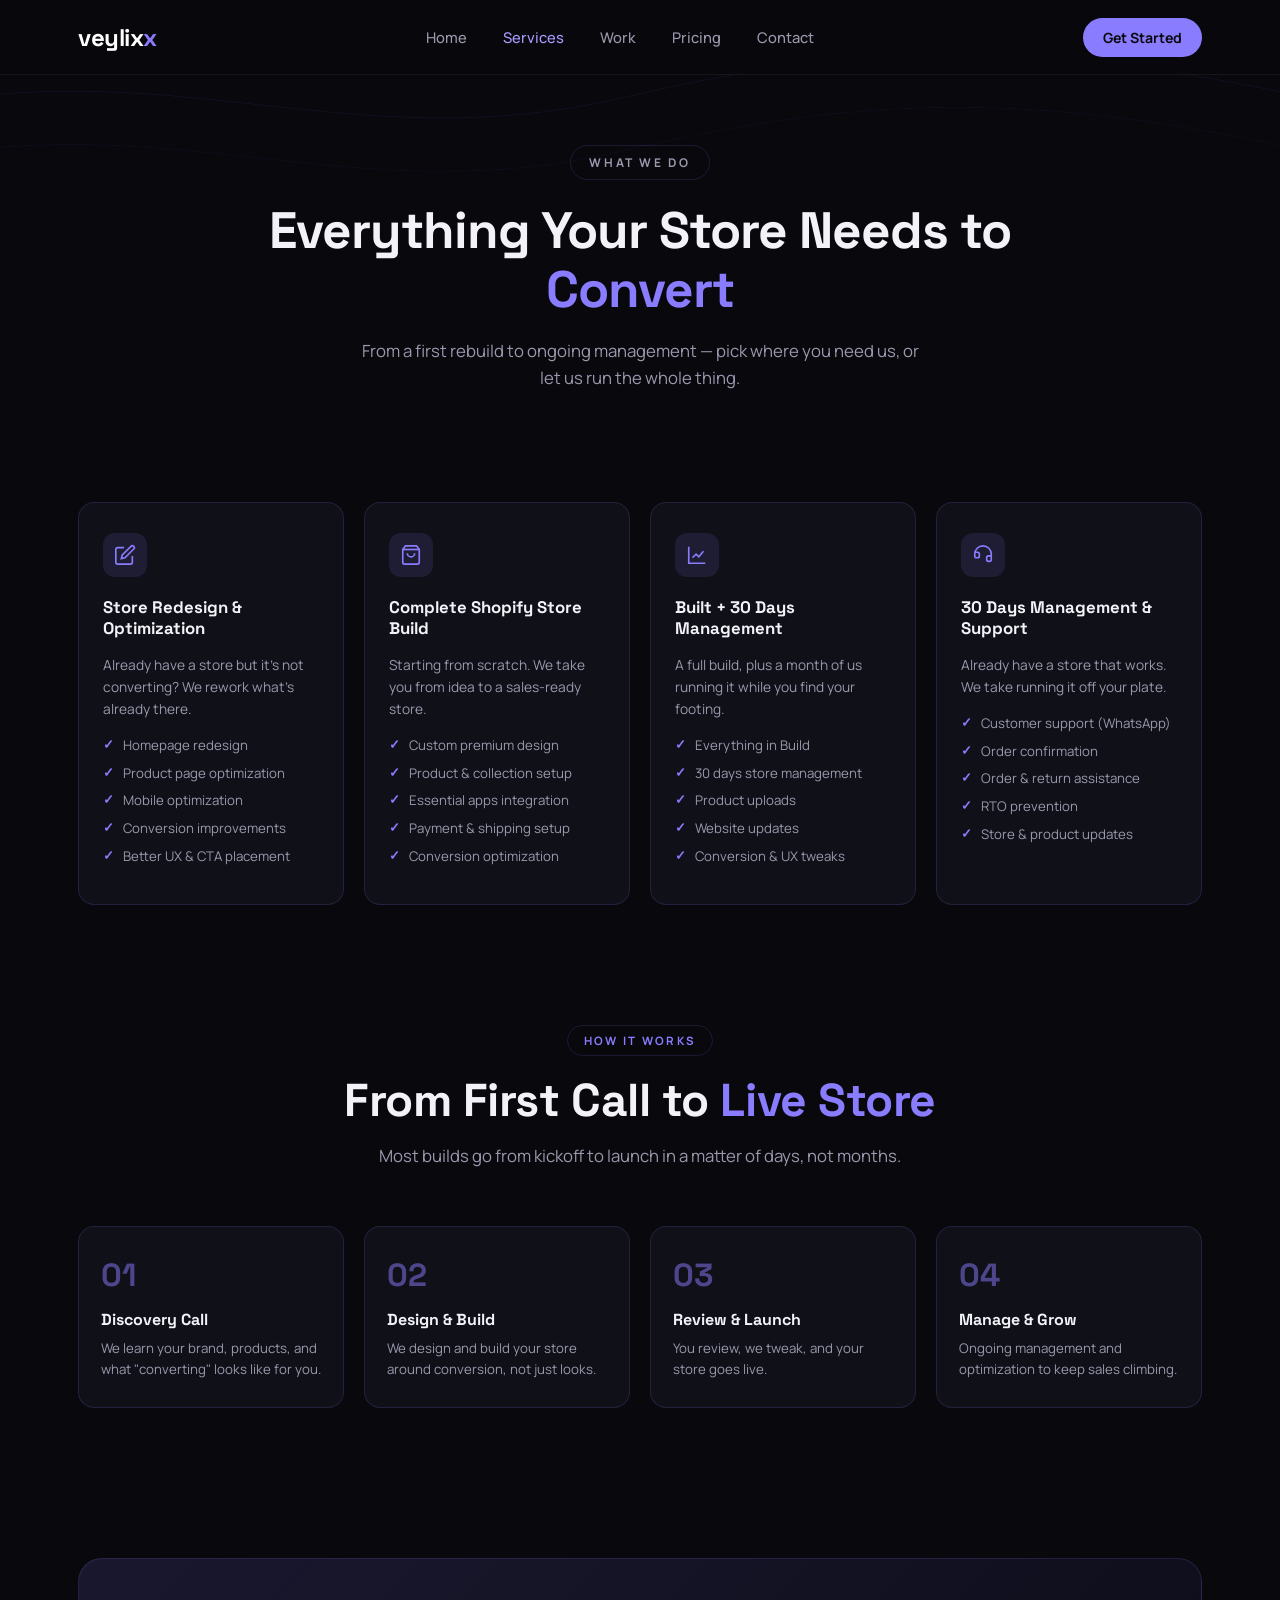
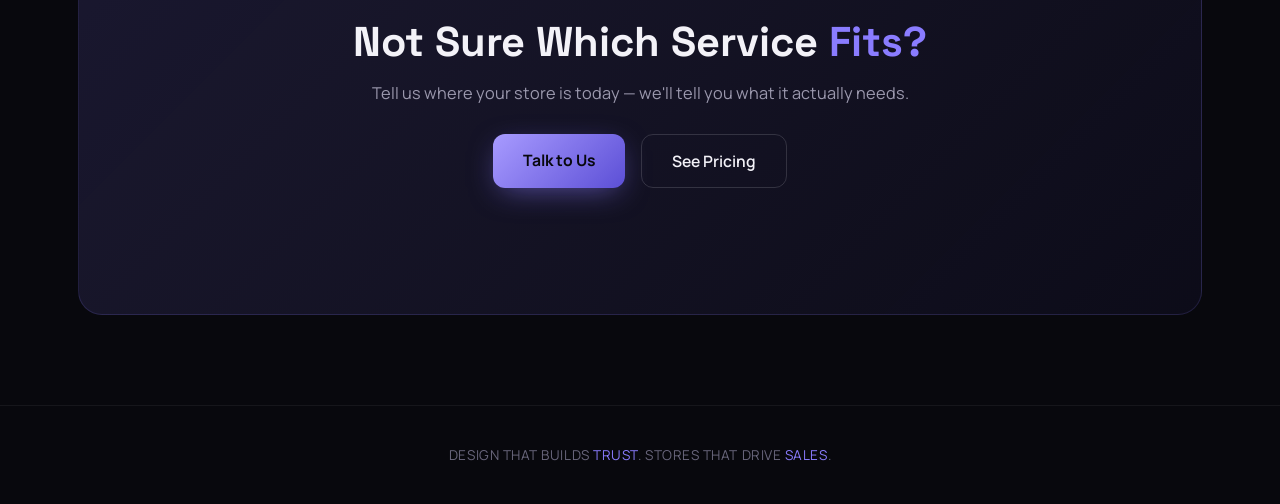
<file: services.html>
<!DOCTYPE html>
<html lang="en">
<head>
<meta charset="UTF-8">
<meta name="viewport" content="width=device-width, initial-scale=1.0">
<title>Services — Veylix</title>
<link rel="preconnect" href="https://fonts.googleapis.com">
<link href="https://fonts.googleapis.com/css2?family=Manrope:wght@400;500;600;700;800&family=Space+Grotesk:wght@500;600;700&display=swap" rel="stylesheet">
<link rel="stylesheet" href="style.css">
</head>
<body>

<svg class="bg-waves" viewBox="0 0 1440 900" preserveAspectRatio="xMidYMid slice">
  <g opacity="0.35" stroke="#8a7cff" fill="none" stroke-width="1">
    <path d="M-100,120 C 200,60 400,180 700,110 S 1200,40 1600,140" opacity="0.5"/>
    <path d="M-100,180 C 200,120 400,240 700,170 S 1200,100 1600,200" opacity="0.35"/>
  </g>
</svg>

<header>
  <nav class="wrap">
    <a href="index.html" class="logo">veylix<span>x</span></a>
    <div class="nav-links">
      <a href="index.html">Home</a>
      <a href="services.html" class="active">Services</a>
      <a href="work.html">Work</a>
      <a href="pricing.html">Pricing</a>
      <a href="contact.html">Contact</a>
    </div>
    <a href="contact.html" class="nav-cta">Get Started</a>
    <button class="burger" aria-label="Menu">☰</button>
  </nav>
  <div class="mobile-menu">
    <a href="index.html">Home</a>
    <a href="services.html" class="active">Services</a>
    <a href="work.html">Work</a>
    <a href="pricing.html">Pricing</a>
    <a href="contact.html">Contact</a>
    <a href="contact.html" class="nav-cta">Get Started</a>
  </div>
</header>

<section class="page-hero wrap">
  <div class="eyebrow">What We Do</div>
  <h1>Everything Your Store Needs to <span class="accent">Convert</span></h1>
  <p>From a first rebuild to ongoing management — pick where you need us, or let us run the whole thing.</p>
</section>

<section class="section tight">
  <div class="wrap">
    <div class="services-grid">
      <div class="service-card">
        <div class="service-icon"><svg width="22" height="22" viewBox="0 0 24 24" fill="none" stroke="currentColor" stroke-width="1.8"><path d="M11 4H4a2 2 0 0 0-2 2v14a2 2 0 0 0 2 2h14a2 2 0 0 0 2-2v-7"/><path d="M18.5 2.5a2.12 2.12 0 0 1 3 3L12 15l-4 1 1-4z"/></svg></div>
        <h4>Store Redesign &amp; Optimization</h4>
        <p class="desc">Already have a store but it's not converting? We rework what's already there.</p>
        <ul>
          <li>Homepage redesign</li>
          <li>Product page optimization</li>
          <li>Mobile optimization</li>
          <li>Conversion improvements</li>
          <li>Better UX &amp; CTA placement</li>
        </ul>
      </div>
      <div class="service-card">
        <div class="service-icon"><svg width="22" height="22" viewBox="0 0 24 24" fill="none" stroke="currentColor" stroke-width="1.8"><path d="M6 2 3 6v14a2 2 0 0 0 2 2h14a2 2 0 0 0 2-2V6l-3-4z"/><path d="M3 6h18"/><path d="M16 10a4 4 0 0 1-8 0"/></svg></div>
        <h4>Complete Shopify Store Build</h4>
        <p class="desc">Starting from scratch. We take you from idea to a sales-ready store.</p>
        <ul>
          <li>Custom premium design</li>
          <li>Product &amp; collection setup</li>
          <li>Essential apps integration</li>
          <li>Payment &amp; shipping setup</li>
          <li>Conversion optimization</li>
        </ul>
      </div>
      <div class="service-card">
        <div class="service-icon"><svg width="22" height="22" viewBox="0 0 24 24" fill="none" stroke="currentColor" stroke-width="1.8"><path d="M3 3v18h18"/><path d="M7 15l4-4 3 3 5-6"/></svg></div>
        <h4>Built + 30 Days Management</h4>
        <p class="desc">A full build, plus a month of us running it while you find your footing.</p>
        <ul>
          <li>Everything in Build</li>
          <li>30 days store management</li>
          <li>Product uploads</li>
          <li>Website updates</li>
          <li>Conversion &amp; UX tweaks</li>
        </ul>
      </div>
      <div class="service-card">
        <div class="service-icon"><svg width="22" height="22" viewBox="0 0 24 24" fill="none" stroke="currentColor" stroke-width="1.8"><path d="M3 11a9 9 0 0 1 18 0v6a2 2 0 0 1-2 2h-1a2 2 0 0 1-2-2v-2a2 2 0 0 1 2-2h3"/><path d="M3 11v2a2 2 0 0 0 2 2h1a2 2 0 0 0 2-2v-2a2 2 0 0 0-2-2H3"/></svg></div>
        <h4>30 Days Management &amp; Support</h4>
        <p class="desc">Already have a store that works. We take running it off your plate.</p>
        <ul>
          <li>Customer support (WhatsApp)</li>
          <li>Order confirmation</li>
          <li>Order &amp; return assistance</li>
          <li>RTO prevention</li>
          <li>Store &amp; product updates</li>
        </ul>
      </div>
    </div>
  </div>
</section>

<section class="section tight">
  <div class="wrap">
    <div class="section-head">
      <div class="section-tag">How It Works</div>
      <h2>From First Call to <span class="accent">Live Store</span></h2>
      <p>Most builds go from kickoff to launch in a matter of days, not months.</p>
    </div>
    <div class="process">
      <div class="process-step">
        <div class="num">01</div>
        <h4>Discovery Call</h4>
        <p>We learn your brand, products, and what "converting" looks like for you.</p>
      </div>
      <div class="process-step">
        <div class="num">02</div>
        <h4>Design &amp; Build</h4>
        <p>We design and build your store around conversion, not just looks.</p>
      </div>
      <div class="process-step">
        <div class="num">03</div>
        <h4>Review &amp; Launch</h4>
        <p>You review, we tweak, and your store goes live.</p>
      </div>
      <div class="process-step">
        <div class="num">04</div>
        <h4>Manage &amp; Grow</h4>
        <p>Ongoing management and optimization to keep sales climbing.</p>
      </div>
    </div>
  </div>
</section>

<section class="section">
  <div class="wrap">
    <div class="final-cta">
      <h2>Not Sure Which Service <span class="accent">Fits?</span></h2>
      <p>Tell us where your store is today — we'll tell you what it actually needs.</p>
      <div class="cta-row">
        <a href="contact.html" class="btn-primary">Talk to Us</a>
        <a href="pricing.html" class="btn-ghost">See Pricing</a>
      </div>
    </div>
  </div>
</section>

<footer>
  <div class="wrap">
    <p>DESIGN THAT BUILDS <span class="accent">TRUST</span>. STORES THAT DRIVE <span class="accent">SALES</span>.</p>
  </div>
</footer>

<script src="script.js"></script>
</body>
</html>
</file>
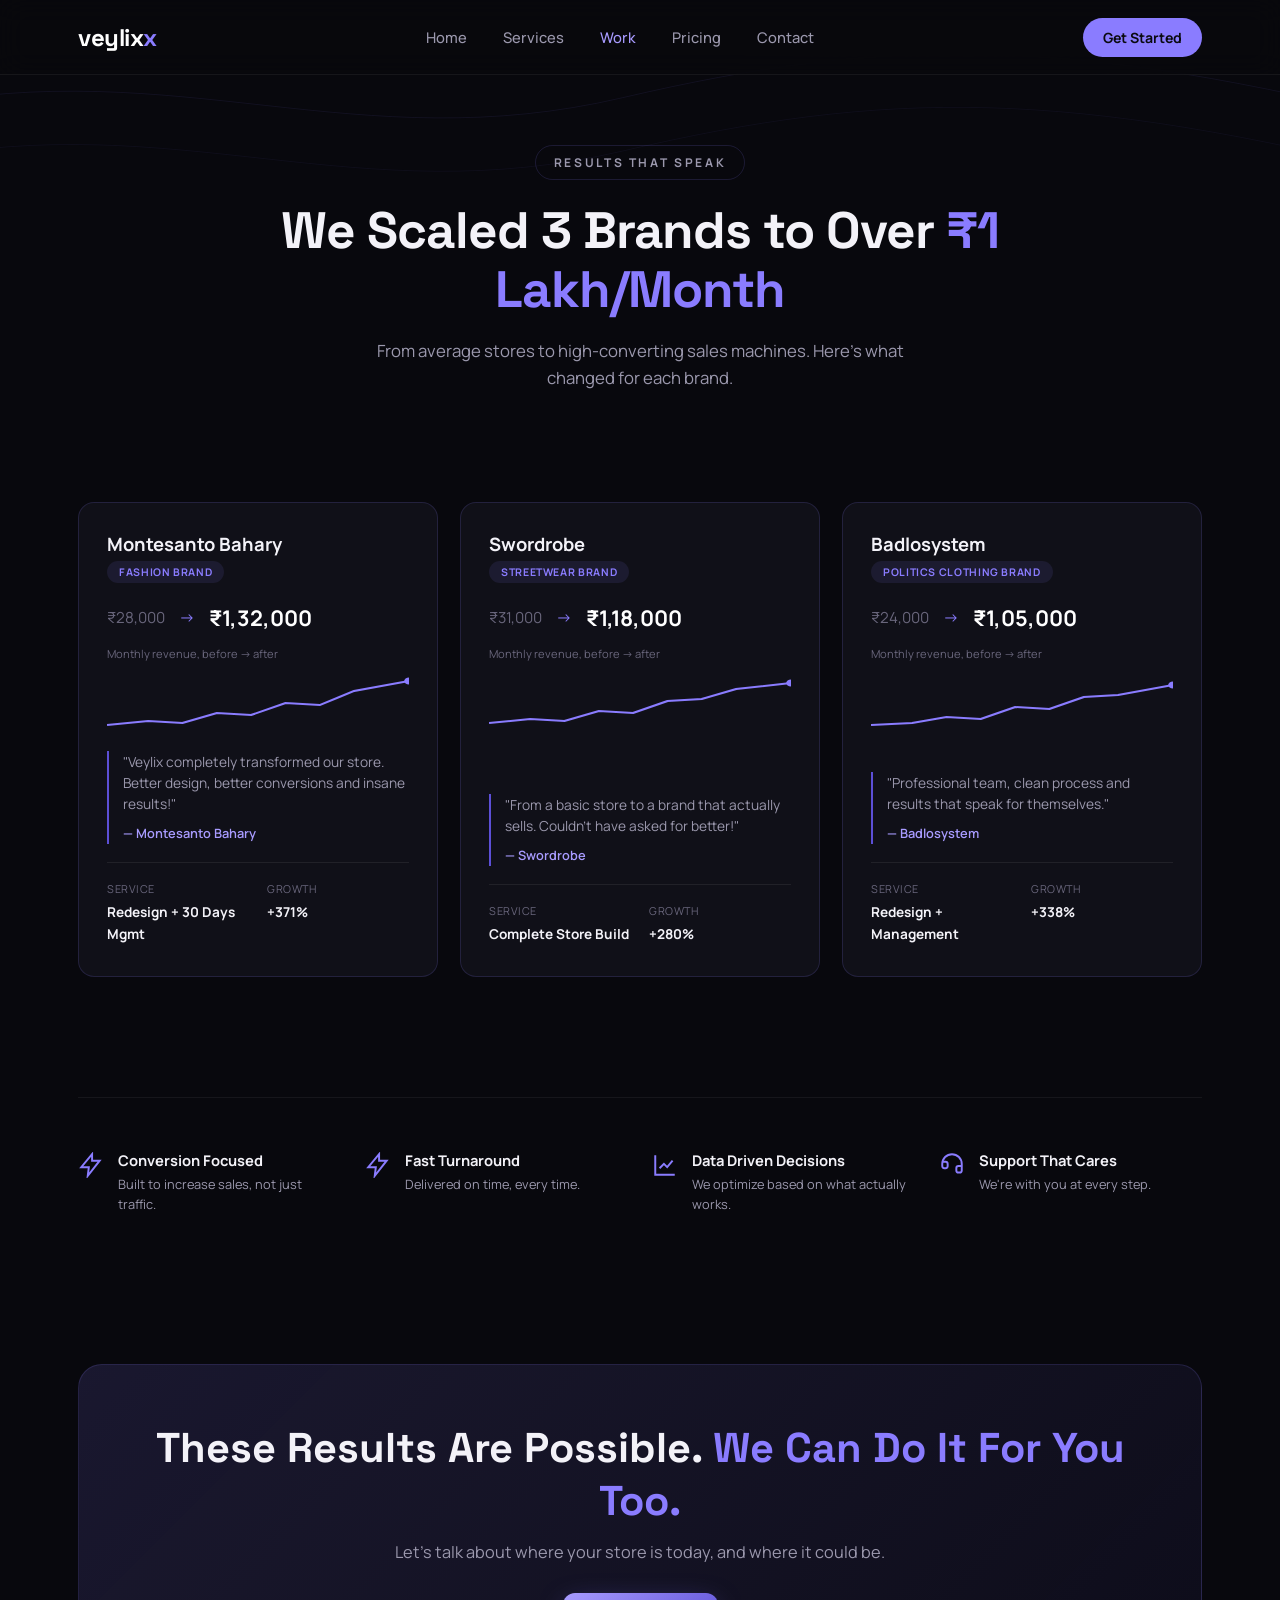
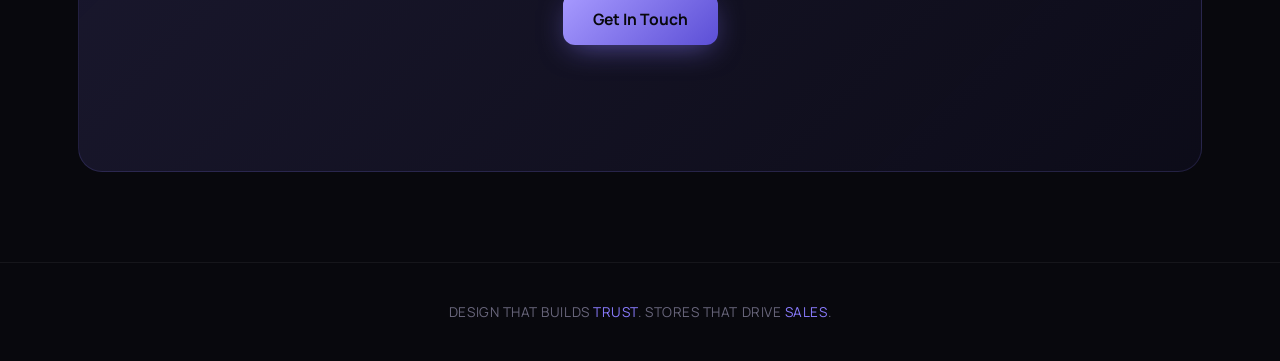
<file: work.html>
<!DOCTYPE html>
<html lang="en">
<head>
<meta charset="UTF-8">
<meta name="viewport" content="width=device-width, initial-scale=1.0">
<title>Our Work — Veylix</title>
<link rel="preconnect" href="https://fonts.googleapis.com">
<link href="https://fonts.googleapis.com/css2?family=Manrope:wght@400;500;600;700;800&family=Space+Grotesk:wght@500;600;700&display=swap" rel="stylesheet">
<link rel="stylesheet" href="style.css">
</head>
<body>

<svg class="bg-waves" viewBox="0 0 1440 900" preserveAspectRatio="xMidYMid slice">
  <g opacity="0.35" stroke="#8a7cff" fill="none" stroke-width="1">
    <path d="M-100,120 C 200,60 400,180 700,110 S 1200,40 1600,140" opacity="0.5"/>
    <path d="M-100,180 C 200,120 400,240 700,170 S 1200,100 1600,200" opacity="0.35"/>
  </g>
</svg>

<header>
  <nav class="wrap">
    <a href="index.html" class="logo">veylix<span>x</span></a>
    <div class="nav-links">
      <a href="index.html">Home</a>
      <a href="services.html">Services</a>
      <a href="work.html" class="active">Work</a>
      <a href="pricing.html">Pricing</a>
      <a href="contact.html">Contact</a>
    </div>
    <a href="contact.html" class="nav-cta">Get Started</a>
    <button class="burger" aria-label="Menu">☰</button>
  </nav>
  <div class="mobile-menu">
    <a href="index.html">Home</a>
    <a href="services.html">Services</a>
    <a href="work.html" class="active">Work</a>
    <a href="pricing.html">Pricing</a>
    <a href="contact.html">Contact</a>
    <a href="contact.html" class="nav-cta">Get Started</a>
  </div>
</header>

<section class="page-hero wrap">
  <div class="eyebrow">Results That Speak</div>
  <h1>We Scaled 3 Brands to Over <span class="accent">₹1 Lakh/Month</span></h1>
  <p>From average stores to high-converting sales machines. Here's what changed for each brand.</p>
</section>

<section class="section tight">
  <div class="wrap">
    <div class="results-grid">
      <div class="result-card expanded">
        <div class="result-brand">Montesanto Bahary</div>
        <div class="result-tag">Fashion Brand</div>
        <div class="result-nums"><span class="from">₹28,000</span><span class="arrow">→</span><span class="to">₹1,32,000</span></div>
        <div class="result-sub">Monthly revenue, before → after</div>
        <svg class="sparkline" viewBox="0 0 220 56" preserveAspectRatio="none">
          <polyline points="0,48 30,44 55,46 80,36 105,38 130,26 155,28 180,14 220,4" fill="none" stroke="#8a7cff" stroke-width="2"/>
          <circle cx="220" cy="4" r="3.5" fill="#8a7cff"/>
        </svg>
        <div class="result-quote">"Veylix completely transformed our store. Better design, better conversions and insane results!"<cite>— Montesanto Bahary</cite></div>
        <div class="result-meta">
          <div><span>Service</span><b>Redesign + 30 Days Mgmt</b></div>
          <div><span>Growth</span><b>+371%</b></div>
        </div>
      </div>
      <div class="result-card expanded">
        <div class="result-brand">Swordrobe</div>
        <div class="result-tag">Streetwear Brand</div>
        <div class="result-nums"><span class="from">₹31,000</span><span class="arrow">→</span><span class="to">₹1,18,000</span></div>
        <div class="result-sub">Monthly revenue, before → after</div>
        <svg class="sparkline" viewBox="0 0 220 56" preserveAspectRatio="none">
          <polyline points="0,46 30,42 55,44 80,34 105,36 130,24 155,22 180,12 220,6" fill="none" stroke="#8a7cff" stroke-width="2"/>
          <circle cx="220" cy="6" r="3.5" fill="#8a7cff"/>
        </svg>
        <div class="result-quote">"From a basic store to a brand that actually sells. Couldn't have asked for better!"<cite>— Swordrobe</cite></div>
        <div class="result-meta">
          <div><span>Service</span><b>Complete Store Build</b></div>
          <div><span>Growth</span><b>+280%</b></div>
        </div>
      </div>
      <div class="result-card expanded">
        <div class="result-brand">Badlosystem</div>
        <div class="result-tag">Politics Clothing Brand</div>
        <div class="result-nums"><span class="from">₹24,000</span><span class="arrow">→</span><span class="to">₹1,05,000</span></div>
        <div class="result-sub">Monthly revenue, before → after</div>
        <svg class="sparkline" viewBox="0 0 220 56" preserveAspectRatio="none">
          <polyline points="0,48 30,46 55,40 80,42 105,30 130,32 155,20 180,18 220,8" fill="none" stroke="#8a7cff" stroke-width="2"/>
          <circle cx="220" cy="8" r="3.5" fill="#8a7cff"/>
        </svg>
        <div class="result-quote">"Professional team, clean process and results that speak for themselves."<cite>— Badlosystem</cite></div>
        <div class="result-meta">
          <div><span>Service</span><b>Redesign + Management</b></div>
          <div><span>Growth</span><b>+338%</b></div>
        </div>
      </div>
    </div>
  </div>
</section>

<section class="section tight">
  <div class="wrap">
    <div class="trust">
      <div class="trust-item">
        <svg width="26" height="26" viewBox="0 0 24 24" fill="none" stroke="currentColor" stroke-width="1.8"><path d="M13 2 3 14h7l-1 8 11-14h-7z"/></svg>
        <div><h5>Conversion Focused</h5><p>Built to increase sales, not just traffic.</p></div>
      </div>
      <div class="trust-item">
        <svg width="26" height="26" viewBox="0 0 24 24" fill="none" stroke="currentColor" stroke-width="1.8"><path d="M13 2 3 14h7l-1 8 11-14h-7z"/></svg>
        <div><h5>Fast Turnaround</h5><p>Delivered on time, every time.</p></div>
      </div>
      <div class="trust-item">
        <svg width="26" height="26" viewBox="0 0 24 24" fill="none" stroke="currentColor" stroke-width="1.8"><path d="M3 3v18h18"/><path d="M7 15l4-4 3 3 5-6"/></svg>
        <div><h5>Data Driven Decisions</h5><p>We optimize based on what actually works.</p></div>
      </div>
      <div class="trust-item">
        <svg width="26" height="26" viewBox="0 0 24 24" fill="none" stroke="currentColor" stroke-width="1.8"><path d="M3 11a9 9 0 0 1 18 0v6a2 2 0 0 1-2 2h-1a2 2 0 0 1-2-2v-2a2 2 0 0 1 2-2h3"/><path d="M3 11v2a2 2 0 0 0 2 2h1a2 2 0 0 0 2-2v-2a2 2 0 0 0-2-2H3"/></svg>
        <div><h5>Support That Cares</h5><p>We're with you at every step.</p></div>
      </div>
    </div>
  </div>
</section>

<section class="section">
  <div class="wrap">
    <div class="final-cta">
      <h2>These Results Are Possible. <span class="accent">We Can Do It For You Too.</span></h2>
      <p>Let's talk about where your store is today, and where it could be.</p>
      <div class="cta-row">
        <a href="contact.html" class="btn-primary">Get In Touch</a>
      </div>
    </div>
  </div>
</section>

<footer>
  <div class="wrap">
    <p>DESIGN THAT BUILDS <span class="accent">TRUST</span>. STORES THAT DRIVE <span class="accent">SALES</span>.</p>
  </div>
</footer>

<script src="script.js"></script>
</body>
</html>
</file>
<file: style.css>
:root{
  --bg:#08080d;
  --bg-soft:#0d0d15;
  --card:#101018;
  --card-border:rgba(139,124,255,0.16);
  --violet:#8a7cff;
  --violet-bright:#a89bff;
  --violet-dim:#5c4fd6;
  --text:#f3f2f8;
  --text-dim:#9b98ad;
  --text-faint:#69667c;
  --green:#5fe3a3;
  --radius:16px;
  --max:1180px;
}
*{box-sizing:border-box; margin:0; padding:0;}
html{scroll-behavior:smooth;}
body{
  background:var(--bg);
  color:var(--text);
  font-family:'Manrope', sans-serif;
  -webkit-font-smoothing:antialiased;
  overflow-x:hidden;
}
h1,h2,h3,h4,.logo,.stat-num{font-family:'Space Grotesk', sans-serif;}
a{color:inherit; text-decoration:none;}
img{max-width:100%; display:block;}
.wrap{max-width:var(--max); margin:0 auto; padding:0 28px;}

.bg-waves{position:fixed; inset:0; z-index:0; pointer-events:none; opacity:0.5;}

/* NAV */
header{
  position:sticky; top:0; z-index:50;
  background:rgba(8,8,13,0.75);
  backdrop-filter:blur(14px);
  border-bottom:1px solid rgba(255,255,255,0.06);
}
nav.wrap{display:flex; align-items:center; justify-content:space-between; height:74px;}
.logo{font-size:1.5rem; font-weight:700; letter-spacing:-0.02em; color:#fff;}
.logo span{color:var(--violet);}
.nav-links{display:flex; gap:36px; font-size:0.92rem; color:var(--text-dim); font-weight:500;}
.nav-links a{transition:color .15s ease;}
.nav-links a:hover, .nav-links a.active{color:var(--text);}
.nav-links a.active{color:var(--violet-bright);}
.nav-cta{
  background:var(--violet); color:#0a0a10; font-weight:700; font-size:0.88rem;
  padding:10px 20px; border-radius:999px; white-space:nowrap;
}
.nav-cta:hover{background:var(--violet-bright);}
.burger{display:none; background:none; border:none; color:#fff; font-size:1.6rem; cursor:pointer; z-index:60;}
.mobile-menu{
  display:none; position:fixed; inset:74px 0 0 0; background:rgba(8,8,13,0.98);
  z-index:49; padding:32px 28px; flex-direction:column; gap:26px;
}
.mobile-menu.open{display:flex;}
.mobile-menu a{font-size:1.3rem; font-weight:600;}
.mobile-menu a.active{color:var(--violet-bright);}
.mobile-menu .nav-cta{align-self:flex-start; margin-top:10px;}

/* page header (non-home pages) */
.page-hero{position:relative; z-index:1; padding:70px 0 50px; text-align:center;}
.page-hero .eyebrow{margin-bottom:22px;}
.page-hero h1{font-size:clamp(2rem, 4.4vw, 3.2rem); font-weight:700; letter-spacing:-0.02em; line-height:1.15; max-width:760px; margin:0 auto 18px;}
.page-hero h1 .accent{color:var(--violet);}
.page-hero p{color:var(--text-dim); font-size:1.05rem; max-width:560px; margin:0 auto; line-height:1.6;}

/* HERO (home) */
.hero{position:relative; z-index:1; padding:96px 0 64px; text-align:center;}
.eyebrow{
  display:inline-flex; align-items:center; gap:8px;
  font-size:0.75rem; letter-spacing:0.22em; font-weight:700;
  color:var(--text-dim); text-transform:uppercase;
  border:1px solid var(--card-border); border-radius:999px;
  padding:8px 18px; margin-bottom:28px;
}
.eyebrow b{color:var(--violet); font-weight:700;}
.hero h1{
  font-size:clamp(2.4rem, 5.4vw, 4.4rem);
  line-height:1.08; font-weight:700; letter-spacing:-0.02em;
  max-width:920px; margin:0 auto 22px;
}
.hero h1 .accent{color:var(--violet);}
.hero p.sub{color:var(--text-dim); font-size:1.15rem; max-width:600px; margin:0 auto 36px; line-height:1.6;}
.cta-row{display:flex; gap:16px; justify-content:center; flex-wrap:wrap; margin-bottom:70px;}
.btn-primary{
  background:linear-gradient(135deg, var(--violet-bright), var(--violet-dim));
  color:#08080d; font-weight:700; padding:15px 30px; border-radius:12px; font-size:0.98rem;
  box-shadow:0 8px 30px -8px rgba(138,124,255,0.6); border:none; cursor:pointer; font-family:inherit;
  display:inline-block;
}
.btn-primary:hover{filter:brightness(1.08);}
.btn-ghost{
  border:1px solid rgba(255,255,255,0.14); color:var(--text);
  font-weight:600; padding:15px 30px; border-radius:12px; font-size:0.98rem;
  background:none; cursor:pointer; font-family:inherit; display:inline-block;
}
.btn-ghost:hover{border-color:var(--violet); color:var(--violet-bright);}

/* mockup */
.mockup{position:relative; max-width:880px; margin:0 auto; padding:0 20px;}
.mockup-laptop{
  background:linear-gradient(180deg,#17171f,#0c0c13);
  border:1px solid rgba(255,255,255,0.08); border-radius:14px 14px 0 0; padding:14px 14px 0;
  box-shadow:0 40px 90px -30px rgba(0,0,0,0.8);
}
.mockup-screen{background:#0a0a10; border-radius:6px; overflow:hidden; border:1px solid rgba(255,255,255,0.06);}
.mockup-topbar{display:flex; align-items:center; justify-content:space-between; padding:14px 22px; border-bottom:1px solid rgba(255,255,255,0.06); font-size:0.7rem; color:var(--text-faint); font-weight:700; letter-spacing:0.04em;}
.mockup-nav{display:flex; gap:18px; font-size:0.68rem; color:var(--text-dim); font-weight:600;}
.mockup-hero{display:flex; align-items:center; justify-content:space-between; padding:32px 30px; gap:20px;}
.mockup-hero .txt h4{font-size:1.3rem; font-weight:700; line-height:1.25; color:#fff; text-align:left;}
.mockup-hero .txt p{font-size:0.72rem; color:var(--text-dim); margin-top:8px; text-align:left;}
.mockup-shop-btn{display:inline-block; margin-top:14px; background:var(--violet); color:#0a0a10; font-size:0.68rem; font-weight:700; padding:8px 16px; border-radius:8px;}
.headphone-art{width:150px; height:150px; border-radius:50%; background:radial-gradient(circle at 35% 30%, #2a2a38, #0a0a10 70%); position:relative; flex-shrink:0;}
.headphone-art::before{content:''; position:absolute; inset:22px; border:10px solid #1c1c26; border-radius:50%; border-top-color:#333044;}
.mockup-base{height:12px; background:linear-gradient(180deg,#1a1a22,#0a0a10); border-radius:0 0 10px 10px; margin:0 -4px; box-shadow:0 8px 20px -6px rgba(0,0,0,0.6);}
.mockup-stand{width:220px; height:8px; background:#050508; margin:0 auto; border-radius:0 0 6px 6px;}

/* feature strip */
.features{position:relative; z-index:1; display:grid; grid-template-columns:repeat(4,1fr); gap:0; padding:56px 0; border-top:1px solid rgba(255,255,255,0.06); border-bottom:1px solid rgba(255,255,255,0.06);}
.feature-item{text-align:center; padding:0 20px; position:relative;}
.feature-item:not(:last-child)::after{content:''; position:absolute; right:0; top:8px; bottom:8px; width:1px; background:rgba(255,255,255,0.07);}
.feature-icon{width:46px; height:46px; margin:0 auto 16px; color:var(--violet);}
.feature-item h4{font-size:1.02rem; font-weight:700; margin-bottom:8px;}
.feature-item p{font-size:0.85rem; color:var(--text-dim); line-height:1.55;}

/* section heading */
.section{position:relative; z-index:1; padding:90px 0;}
.section.tight{padding:60px 0;}
.section-tag{display:inline-block; font-size:0.72rem; letter-spacing:0.2em; font-weight:700; color:var(--violet); text-transform:uppercase; margin-bottom:18px; border:1px solid var(--card-border); padding:7px 16px; border-radius:999px;}
.section-head{text-align:center; margin-bottom:56px;}
.section-head h2{font-size:clamp(1.9rem,3.6vw,2.9rem); font-weight:700; letter-spacing:-0.01em; line-height:1.15;}
.section-head h2 .accent{color:var(--violet);}
.section-head p{color:var(--text-dim); font-size:1.05rem; max-width:560px; margin:16px auto 0; line-height:1.6;}

/* services */
.services-grid{display:grid; grid-template-columns:repeat(4,1fr); gap:20px;}
.services-grid.two-col{grid-template-columns:repeat(2,1fr); gap:24px;}
.service-card{background:var(--card); border:1px solid var(--card-border); border-radius:var(--radius); padding:30px 24px; transition:transform .25s ease, border-color .25s ease;}
.service-card:hover{transform:translateY(-4px); border-color:rgba(139,124,255,0.4);}
.service-icon{width:44px; height:44px; border-radius:12px; background:rgba(138,124,255,0.12); display:flex; align-items:center; justify-content:center; color:var(--violet); margin-bottom:20px;}
.service-card h4{font-size:1.05rem; font-weight:700; margin-bottom:14px; line-height:1.3;}
.service-card p.desc{font-size:0.86rem; color:var(--text-dim); line-height:1.6; margin-bottom:16px;}
.service-card ul{list-style:none;}
.service-card li{font-size:0.83rem; color:var(--text-dim); padding-left:20px; position:relative; margin-bottom:9px; line-height:1.4;}
.service-card li::before{content:'✓'; position:absolute; left:0; color:var(--violet); font-weight:700; font-size:0.8rem;}

/* process steps */
.process{display:grid; grid-template-columns:repeat(4,1fr); gap:20px; counter-reset:step;}
.process-step{position:relative; padding:28px 22px; background:var(--card); border:1px solid var(--card-border); border-radius:var(--radius);}
.process-step .num{font-family:'Space Grotesk',sans-serif; font-size:2rem; font-weight:700; color:var(--violet); opacity:0.5; margin-bottom:14px;}
.process-step h4{font-size:1rem; font-weight:700; margin-bottom:8px;}
.process-step p{font-size:0.83rem; color:var(--text-dim); line-height:1.55;}

/* results */
.results-grid{display:grid; grid-template-columns:repeat(3,1fr); gap:22px;}
.result-card{background:var(--card); border:1px solid var(--card-border); border-radius:var(--radius); padding:28px; display:flex; flex-direction:column;}
.result-brand{font-size:1.15rem; font-weight:700; margin-bottom:4px;}
.result-tag{display:inline-block; font-size:0.66rem; font-weight:700; letter-spacing:0.06em; color:var(--violet); background:rgba(138,124,255,0.1); border-radius:999px; padding:4px 12px; margin-bottom:20px; align-self:flex-start; text-transform:uppercase;}
.result-nums{display:flex; align-items:center; gap:14px; margin-bottom:14px;}
.result-nums .from{color:var(--text-faint); font-size:0.95rem;}
.result-nums .arrow{color:var(--violet);}
.result-nums .to{font-size:1.35rem; font-weight:700; color:#fff;}
.result-sub{font-size:0.7rem; color:var(--text-faint); margin-bottom:16px;}
.sparkline{width:100%; height:56px; margin-bottom:18px;}
.result-quote{font-size:0.86rem; color:var(--text-dim); line-height:1.55; border-left:2px solid var(--violet-dim); padding-left:14px; margin-top:auto;}
.result-quote cite{display:block; margin-top:10px; color:var(--violet-bright); font-style:normal; font-size:0.8rem; font-weight:600;}
.result-card.expanded{padding-bottom:32px;}
.result-meta{display:flex; gap:18px; margin-top:18px; padding-top:18px; border-top:1px solid rgba(255,255,255,0.07);}
.result-meta div{flex:1;}
.result-meta span{display:block; font-size:0.68rem; color:var(--text-faint); text-transform:uppercase; letter-spacing:0.05em; margin-bottom:4px;}
.result-meta b{font-size:0.85rem; color:var(--text);}

/* pricing */
.pricing-grid{display:grid; grid-template-columns:repeat(4,1fr); gap:20px; align-items:stretch;}
.price-card{background:var(--card); border:1px solid var(--card-border); border-radius:var(--radius); padding:32px 24px; display:flex; flex-direction:column; position:relative;}
.price-card.popular{border-color:var(--violet); box-shadow:0 0 0 1px var(--violet), 0 20px 60px -20px rgba(138,124,255,0.35); transform:translateY(-10px);}
.popular-badge{position:absolute; top:-13px; left:50%; transform:translateX(-50%); background:var(--violet); color:#0a0a10; font-size:0.66rem; font-weight:800; letter-spacing:0.05em; padding:5px 14px; border-radius:999px; white-space:nowrap;}
.price-icon{width:42px; height:42px; border-radius:11px; background:rgba(138,124,255,0.12); display:flex; align-items:center; justify-content:center; color:var(--violet); margin-bottom:18px;}
.price-card h4{font-size:1.15rem; font-weight:700;}
.price-card h4 span{color:var(--violet);}
.price-badge{display:inline-block; font-size:0.64rem; font-weight:700; color:var(--text-faint); letter-spacing:0.05em; text-transform:uppercase; margin:8px 0 18px;}
.price-amount{font-size:2rem; font-weight:700; margin-bottom:22px;}
.price-amount sup{font-size:1.1rem; color:var(--text-dim); font-weight:600;}
.price-card ul{list-style:none; margin-bottom:24px; flex:1;}
.price-card li{font-size:0.82rem; color:var(--text-dim); padding-left:20px; position:relative; margin-bottom:10px; line-height:1.4;}
.price-card li::before{content:'✓'; position:absolute; left:0; color:var(--violet); font-weight:700; font-size:0.78rem;}
.price-foot{font-size:0.8rem; color:var(--text-dim); border-top:1px solid rgba(255,255,255,0.07); padding-top:16px; display:flex; gap:10px; align-items:flex-start;}
.price-foot svg{flex-shrink:0; color:var(--violet); margin-top:2px;}
.price-foot b{color:var(--violet-bright); font-weight:700;}
.price-card .choose-btn{margin-top:18px; text-align:center; width:100%;}

/* FAQ */
.faq{max-width:760px; margin:0 auto;}
.faq-item{border-bottom:1px solid rgba(255,255,255,0.08);}
.faq-q{display:flex; align-items:center; justify-content:space-between; padding:22px 4px; cursor:pointer; font-weight:700; font-size:0.98rem;}
.faq-q svg{color:var(--violet); flex-shrink:0; transition:transform .25s ease;}
.faq-item.open .faq-q svg{transform:rotate(45deg);}
.faq-a{max-height:0; overflow:hidden; transition:max-height .3s ease;}
.faq-a p{padding:0 4px 22px; color:var(--text-dim); font-size:0.9rem; line-height:1.65; max-width:640px;}
.faq-item.open .faq-a{max-height:220px;}

/* trust */
.trust{display:grid; grid-template-columns:repeat(4,1fr); gap:24px; border-top:1px solid rgba(255,255,255,0.06); padding-top:52px;}
.trust-item{display:flex; gap:14px; align-items:flex-start;}
.trust-item svg{color:var(--violet); flex-shrink:0; margin-top:2px;}
.trust-item h5{font-size:0.92rem; font-weight:700; margin-bottom:5px;}
.trust-item p{font-size:0.8rem; color:var(--text-dim); line-height:1.5;}

/* final CTA */
.final-cta{background:linear-gradient(135deg, rgba(138,124,255,0.14), rgba(92,79,214,0.06)); border:1px solid var(--card-border); border-radius:24px; padding:56px 40px; text-align:center; position:relative; overflow:hidden;}
.final-cta h2{font-size:clamp(1.8rem,3.6vw,2.6rem); font-weight:700; margin-bottom:14px;}
.final-cta h2 .accent{color:var(--violet);}
.final-cta p{color:var(--text-dim); margin-bottom:30px; font-size:1.02rem;}

/* contact page */
.contact-grid{display:grid; grid-template-columns:1.1fr 0.9fr; gap:40px; align-items:start;}
.contact-form{background:var(--card); border:1px solid var(--card-border); border-radius:var(--radius); padding:32px;}
.form-row{display:grid; grid-template-columns:1fr 1fr; gap:16px; margin-bottom:18px;}
.field{display:flex; flex-direction:column; gap:8px; margin-bottom:18px;}
.field label{font-size:0.82rem; font-weight:600; color:var(--text-dim);}
.field input, .field select, .field textarea{
  background:#0a0a10; border:1px solid rgba(255,255,255,0.12); border-radius:10px;
  padding:12px 14px; color:var(--text); font-family:inherit; font-size:0.92rem; outline:none;
  transition:border-color .15s ease;
}
.field input:focus, .field select:focus, .field textarea:focus{border-color:var(--violet);}
.field textarea{resize:vertical; min-height:110px;}
.field.error input, .field.error select, .field.error textarea{border-color:#ff6b6b;}
.field .err-msg{font-size:0.76rem; color:#ff8a8a; display:none;}
.field.error .err-msg{display:block;}
.contact-form button{width:100%; margin-top:6px;}
.form-success{display:none; text-align:center; padding:40px 20px;}
.form-success.show{display:block;}
.form-success svg{color:var(--green); margin:0 auto 18px;}
.form-success h3{font-size:1.3rem; margin-bottom:10px;}
.form-success p{color:var(--text-dim); font-size:0.92rem;}
.contact-info-card{background:var(--card); border:1px solid var(--card-border); border-radius:var(--radius); padding:28px; margin-bottom:18px;}
.contact-info-card h4{font-size:0.95rem; font-weight:700; margin-bottom:6px;}
.contact-info-card p, .contact-info-card a{font-size:0.88rem; color:var(--text-dim);}
.contact-info-card a:hover{color:var(--violet-bright);}
.contact-info-row{display:flex; gap:14px; align-items:flex-start; margin-bottom:20px;}
.contact-info-row:last-child{margin-bottom:0;}
.contact-info-row svg{color:var(--violet); flex-shrink:0; margin-top:2px;}
.note-banner{font-size:0.78rem; color:var(--text-faint); background:rgba(138,124,255,0.06); border:1px solid var(--card-border); border-radius:10px; padding:12px 16px; margin-top:16px; line-height:1.5;}

footer{position:relative; z-index:1; border-top:1px solid rgba(255,255,255,0.06); padding:40px 0; text-align:center;}
footer p{color:var(--text-faint); font-size:0.85rem; letter-spacing:0.04em;}
footer .accent{color:var(--violet);}

@media(max-width:900px){
  .nav-links, header .nav-cta{display:none;}
  .burger{display:block;}
  .features{grid-template-columns:repeat(2,1fr); row-gap:36px;}
  .feature-item:nth-child(2)::after{display:none;}
  .services-grid, .results-grid, .pricing-grid, .process, .services-grid.two-col{grid-template-columns:1fr;}
  .price-card.popular{transform:none;}
  .trust{grid-template-columns:1fr 1fr;}
  .mockup-hero{flex-direction:column; text-align:center;}
  .mockup-hero .txt h4, .mockup-hero .txt p{text-align:center;}
  .contact-grid{grid-template-columns:1fr;}
  .form-row{grid-template-columns:1fr;}
}
</file>
